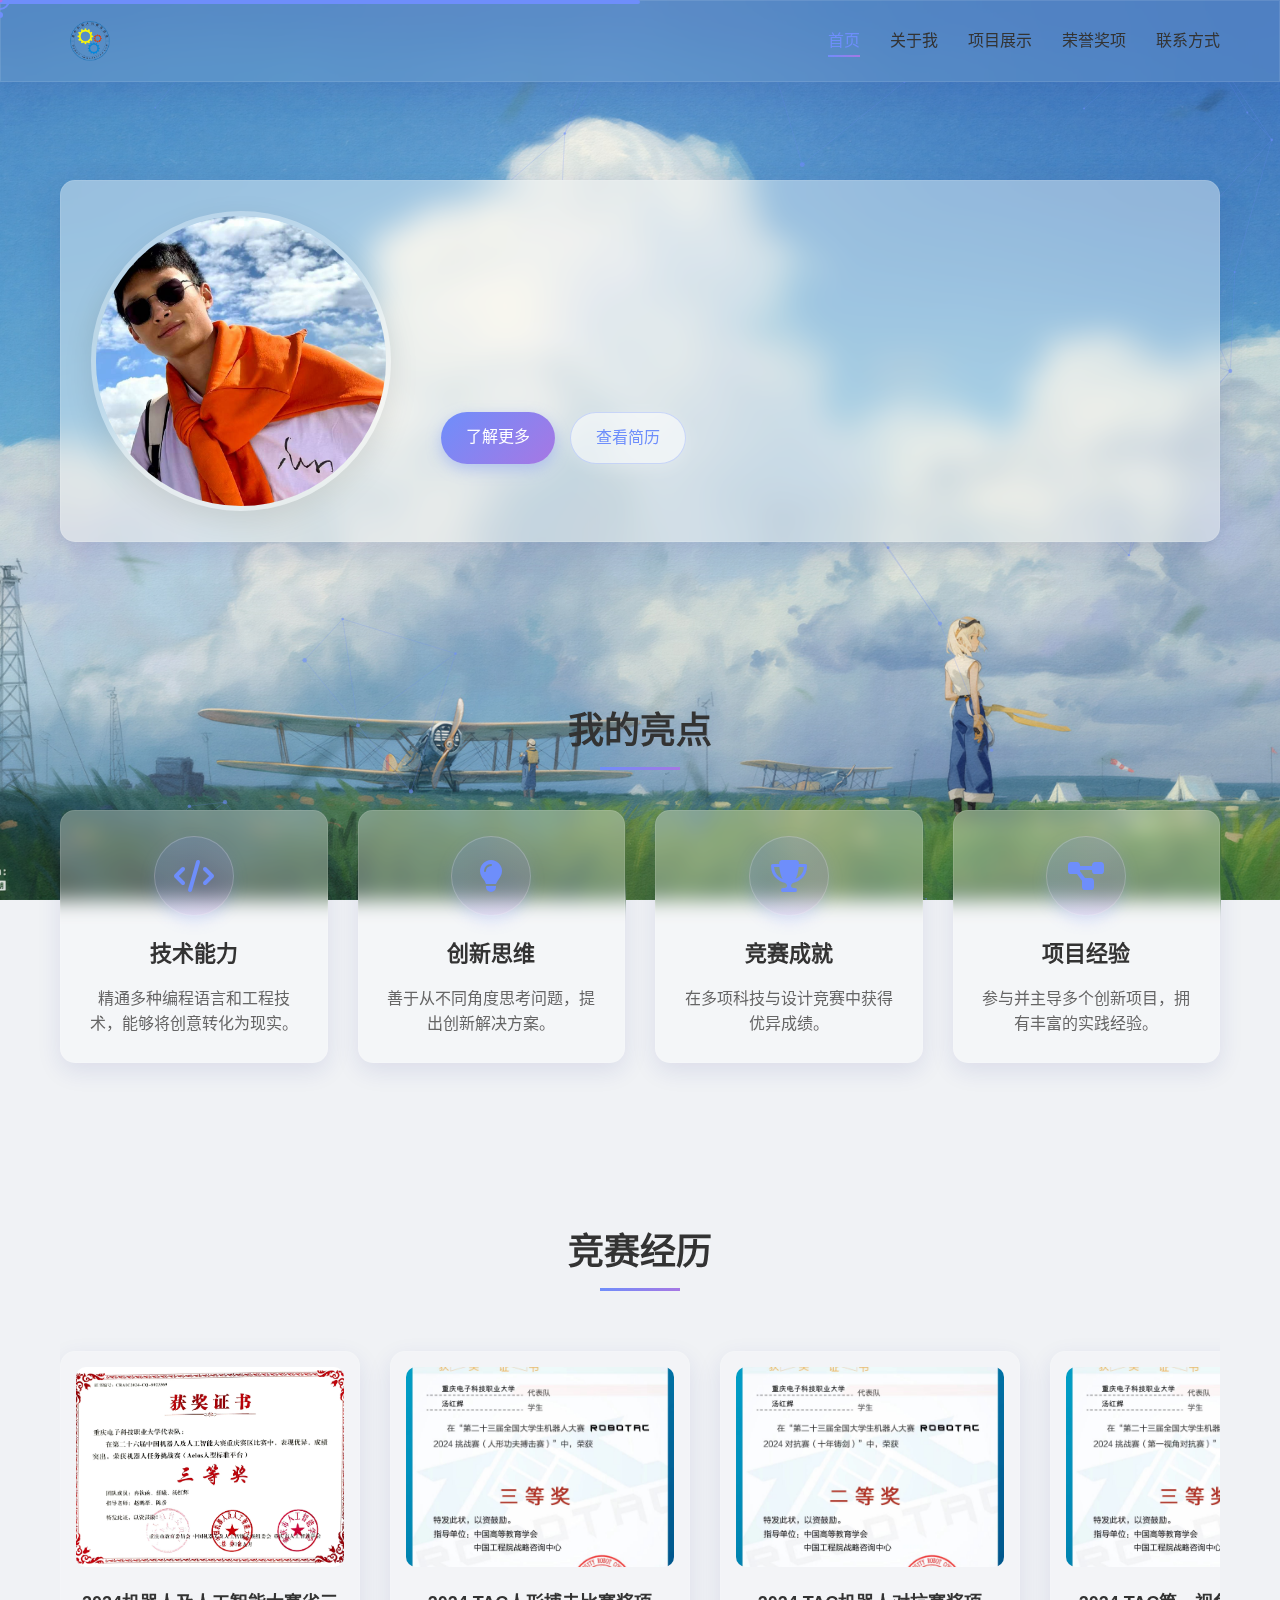
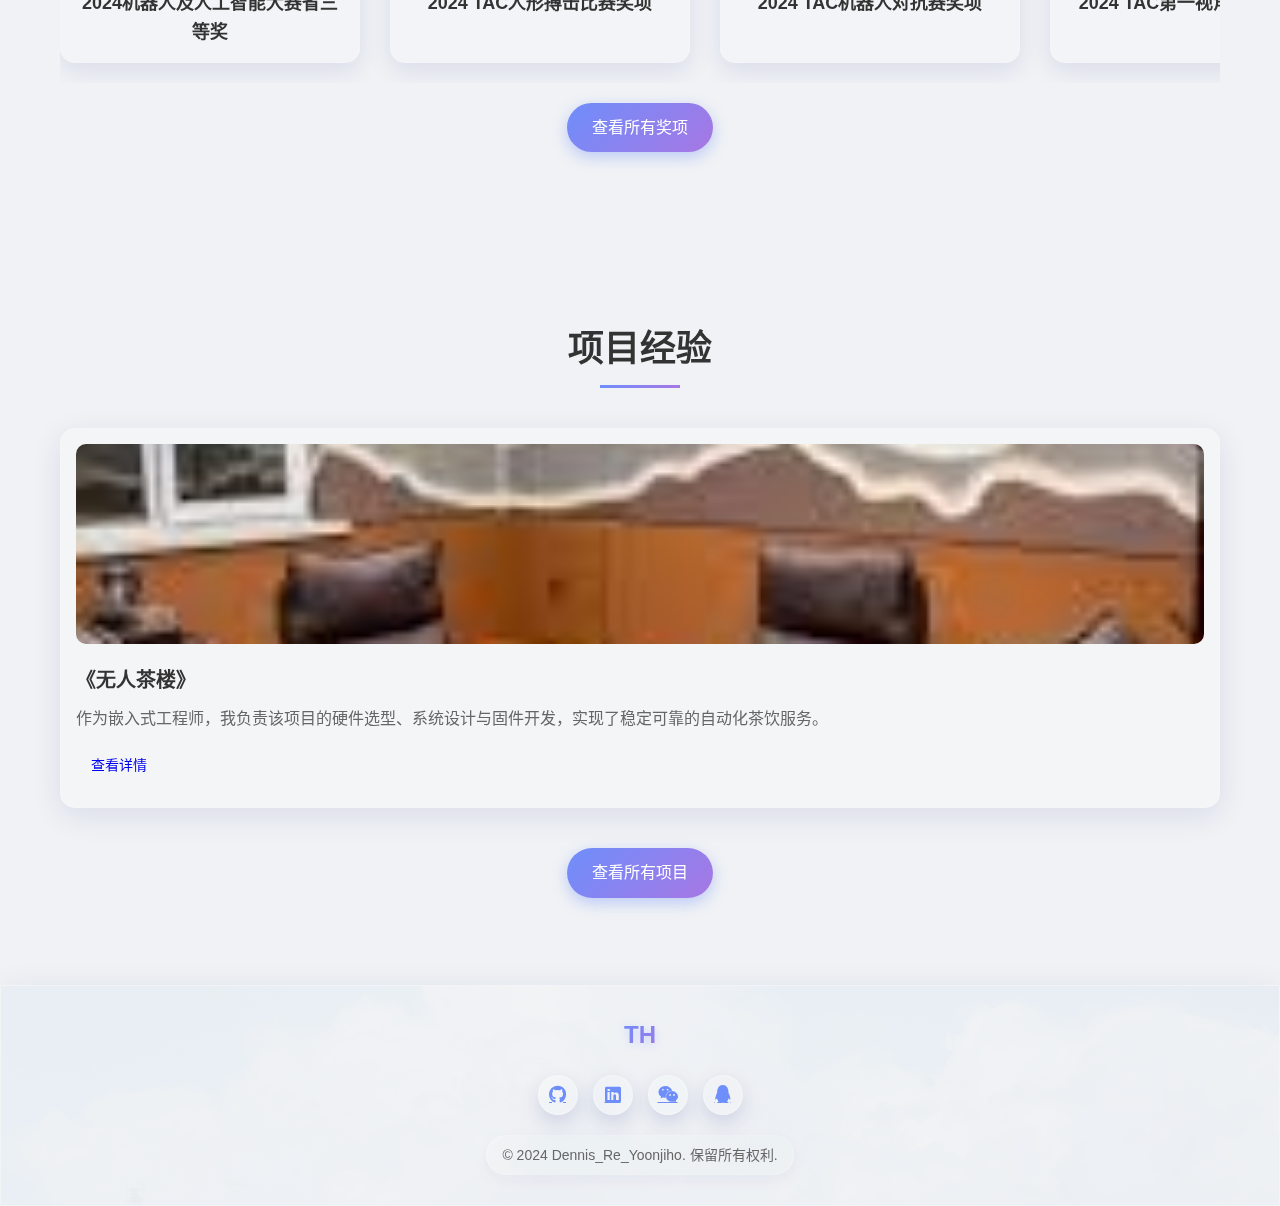
<file: index.html>
<!DOCTYPE html>
<html lang="zh-CN">
<head>
    <meta charset="UTF-8">
    <meta name="viewport" content="width=device-width, initial-scale=1.0">
    <title>Dennis_Re_Yoonjiho_info</title>
    <link rel="stylesheet" href="css/style.css">
    <link rel="stylesheet" href="css/animations.css">
    <link rel="stylesheet" href="https://cdnjs.cloudflare.com/ajax/libs/font-awesome/6.4.0/css/all.min.css">
</head>
<body>
    <div class="noise-bg"></div>
    
    <header class="glass-effect">
        <div class="container">
            <div class="logo">
                <img src="imgs/logo.png" alt="Logo">
            </div>
            <nav>
                <ul>
                    <li><a href="index.html" class="active">首页</a></li>
                    <li><a href="about.html">关于我</a></li>
                    <li><a href="projects.html">项目展示</a></li>
                    <li><a href="awards.html">荣誉奖项</a></li>
                    <li><a href="contact.html">联系方式</a></li>
                </ul>
            </nav>
        </div>
    </header>

    <main>
        <section class="hero">
            <div class="container">
                <div class="hero-content glass-card">
                    <div class="profile-img">
                        <img src="imgs/头像.jpg" alt="Dennis_Re_Yoonjiho头像">
                    </div>
                    <div class="hero-text">
                        <h1 class="animate-text">Dennis_Re_Yoonjiho</h1>
                        <p class="animate-text-delay">一名对技术充满热情的工程师</p>
                        <div class="cta-buttons">
                            <a href="about.html" class="btn primary-btn">了解更多</a>
                            <a href="简历PDF/简历25_Dennis_Re_Yoonjiho.pdf" class="btn secondary-btn" target="_blank">查看简历</a>
                        </div>
                    </div>
                </div>
            </div>
        </section>

        <section class="highlights">
            <div class="container">
                <h2 class="section-title">我的亮点</h2>
                <div class="highlights-grid">
                    <div class="highlight-card glass-card">
                        <div class="icon">
                            <i class="fas fa-code"></i>
                        </div>
                        <h3>技术能力</h3>
                        <p>精通多种编程语言和工程技术，能够将创意转化为现实。</p>
                    </div>
                    <div class="highlight-card glass-card">
                        <div class="icon">
                            <i class="fas fa-lightbulb"></i>
                        </div>
                        <h3>创新思维</h3>
                        <p>善于从不同角度思考问题，提出创新解决方案。</p>
                    </div>
                    <div class="highlight-card glass-card">
                        <div class="icon">
                            <i class="fas fa-trophy"></i>
                        </div>
                        <h3>竞赛成就</h3>
                        <p>在多项科技与设计竞赛中获得优异成绩。</p>
                    </div>
                    <div class="highlight-card glass-card">
                        <div class="icon">
                            <i class="fas fa-project-diagram"></i>
                        </div>
                        <h3>项目经验</h3>
                        <p>参与并主导多个创新项目，拥有丰富的实践经验。</p>
                    </div>
                </div>
            </div>
        </section>

        <section class="awards-preview">
            <div class="container">
                <h2 class="section-title">竞赛经历</h2>
                <div class="awards-slider">
                    <div class="award-slide glass-card">
                        <img src="论文竞赛荣誉img/24机器人及人工智能大赛省三.jpg" alt="2024机器人及人工智能大赛省三等奖">
                        <h3>2024机器人及人工智能大赛省三等奖</h3>
                    </div>
                    <div class="award-slide glass-card">
                        <img src="论文竞赛荣誉img/tac24人形搏击.jpg" alt="TAC24人形搏击比赛奖项">
                        <h3>2024 TAC人形搏击比赛奖项</h3>
                    </div>
                    <div class="award-slide glass-card">
                        <img src="论文竞赛荣誉img/tac24对抗赛.jpg" alt="TAC24对抗赛奖项">
                        <h3>2024 TAC机器人对抗赛奖项</h3>
                    </div>
                    <div class="award-slide glass-card">
                        <img src="论文竞赛荣誉img/tac24第一视角对抗.jpg" alt="TAC24第一视角对抗赛奖项">
                        <h3>2024 TAC第一视角对抗赛奖项</h3>
                    </div>
                    <div class="award-slide glass-card">
                        <img src="论文竞赛荣誉img/tac24速胜挑战赛.jpg" alt="TAC24速胜挑战赛奖项">
                        <h3>2024 TAC速胜挑战赛奖项</h3>
                    </div>
                    <div class="award-slide glass-card">
                        <img src="论文竞赛荣誉img/精密装配2023.jpg" alt="2024精密装配设计奖项">
                        <h3>2024精密装配设计奖项</h3>
                    </div>
                    <div class="award-slide glass-card">
                        <img src="论文竞赛荣誉img/23最佳工业设计奖.png" alt="2023最佳工业设计奖">
                        <h3>2023最佳工业设计奖</h3>
                    </div>
                    <div class="award-slide glass-card">
                        <img src="论文竞赛荣誉img/23机器人科技创新交流营暨大赛.jpg" alt="2023机器人科技创新交流营暨大赛奖项">
                        <h3>2023机器人科技创新交流营暨大赛奖项</h3>
                    </div>
                    <div class="award-slide glass-card">
                        <img src="论文竞赛荣誉img/23机械创新设计大赛慧鱼组竞赛.jpg" alt="2023机械创新设计大赛慧鱼组竞赛奖项">
                        <h3>2023机械创新设计大赛慧鱼组竞赛奖项</h3>
                    </div>
                    <div class="award-slide glass-card">
                        <img src="论文竞赛荣誉img/23重庆市大学生物理创新竞赛.png" alt="2023重庆市大学生物理创新竞赛奖项">
                        <h3>2023重庆市大学生物理创新竞赛奖项</h3>
                    </div>
                    <div class="award-slide glass-card">
                        <img src="论文竞赛荣誉img/tac23对抗赛.png" alt="2023 TAC机器人对抗赛奖项">
                        <h3>2023 TAC机器人对抗赛奖项</h3>
                    </div>
                    <div class="award-slide glass-card">
                        <img src="论文竞赛荣誉img/tac23速胜赛.png" alt="2023 TAC机器人速胜赛奖项">
                        <h3>2023 TAC机器人速胜赛奖项</h3>
                    </div>
                    <div class="award-slide glass-card">
                        <img src="论文竞赛荣誉img/23tac移动设计赛.png" alt="2023 TAC移动机器人设计赛奖项">
                        <h3>2023 TAC移动机器人设计赛奖项</h3>
                    </div>
                </div>
                <div class="center-btn">
                    <a href="awards.html" class="btn primary-btn">查看所有奖项</a>
                </div>
            </div>
        </section>

        <section class="recent-projects">
            <div class="container">
                <h2 class="section-title">项目经验</h2>
                <div class="projects-showcase single-project">
                    <div class="project-card glass-card">
                        <div class="project-img">
                            <img src="imgs/无人茶楼.jpg" alt="无人茶楼项目">
                        </div>
                        <div class="project-info">
                            <h3>《无人茶楼》</h3>
                            <p>作为嵌入式工程师，我负责该项目的硬件选型、系统设计与固件开发，实现了稳定可靠的自动化茶饮服务。</p>
                            <a href="projects.html#project-unmanned-teahouse" class="btn small-btn">查看详情</a>
                        </div>
                    </div>
                </div>
                <div class="center-btn">
                    <a href="projects.html" class="btn primary-btn">查看所有项目</a>
                </div>
            </div>
        </section>
    </main>

    <footer class="glass-effect">
        <div class="container">
            <div class="footer-content">
                <div class="footer-logo">TH</div>
                <div class="social-links">
                    <a href="#" class="social-icon"><i class="fab fa-github"></i></a>
                    <a href="#" class="social-icon"><i class="fab fa-linkedin"></i></a>
                    <a href="#" class="social-icon"><i class="fab fa-weixin"></i></a>
                    <a href="#" class="social-icon"><i class="fab fa-qq"></i></a>
                </div>
                <p class="copyright">© 2024 Dennis_Re_Yoonjiho. 保留所有权利.</p>
            </div>
        </div>
    </footer>

    <script src="js/animations.js"></script>
    <script src="js/main.js"></script>
</body>
</html>
</file>
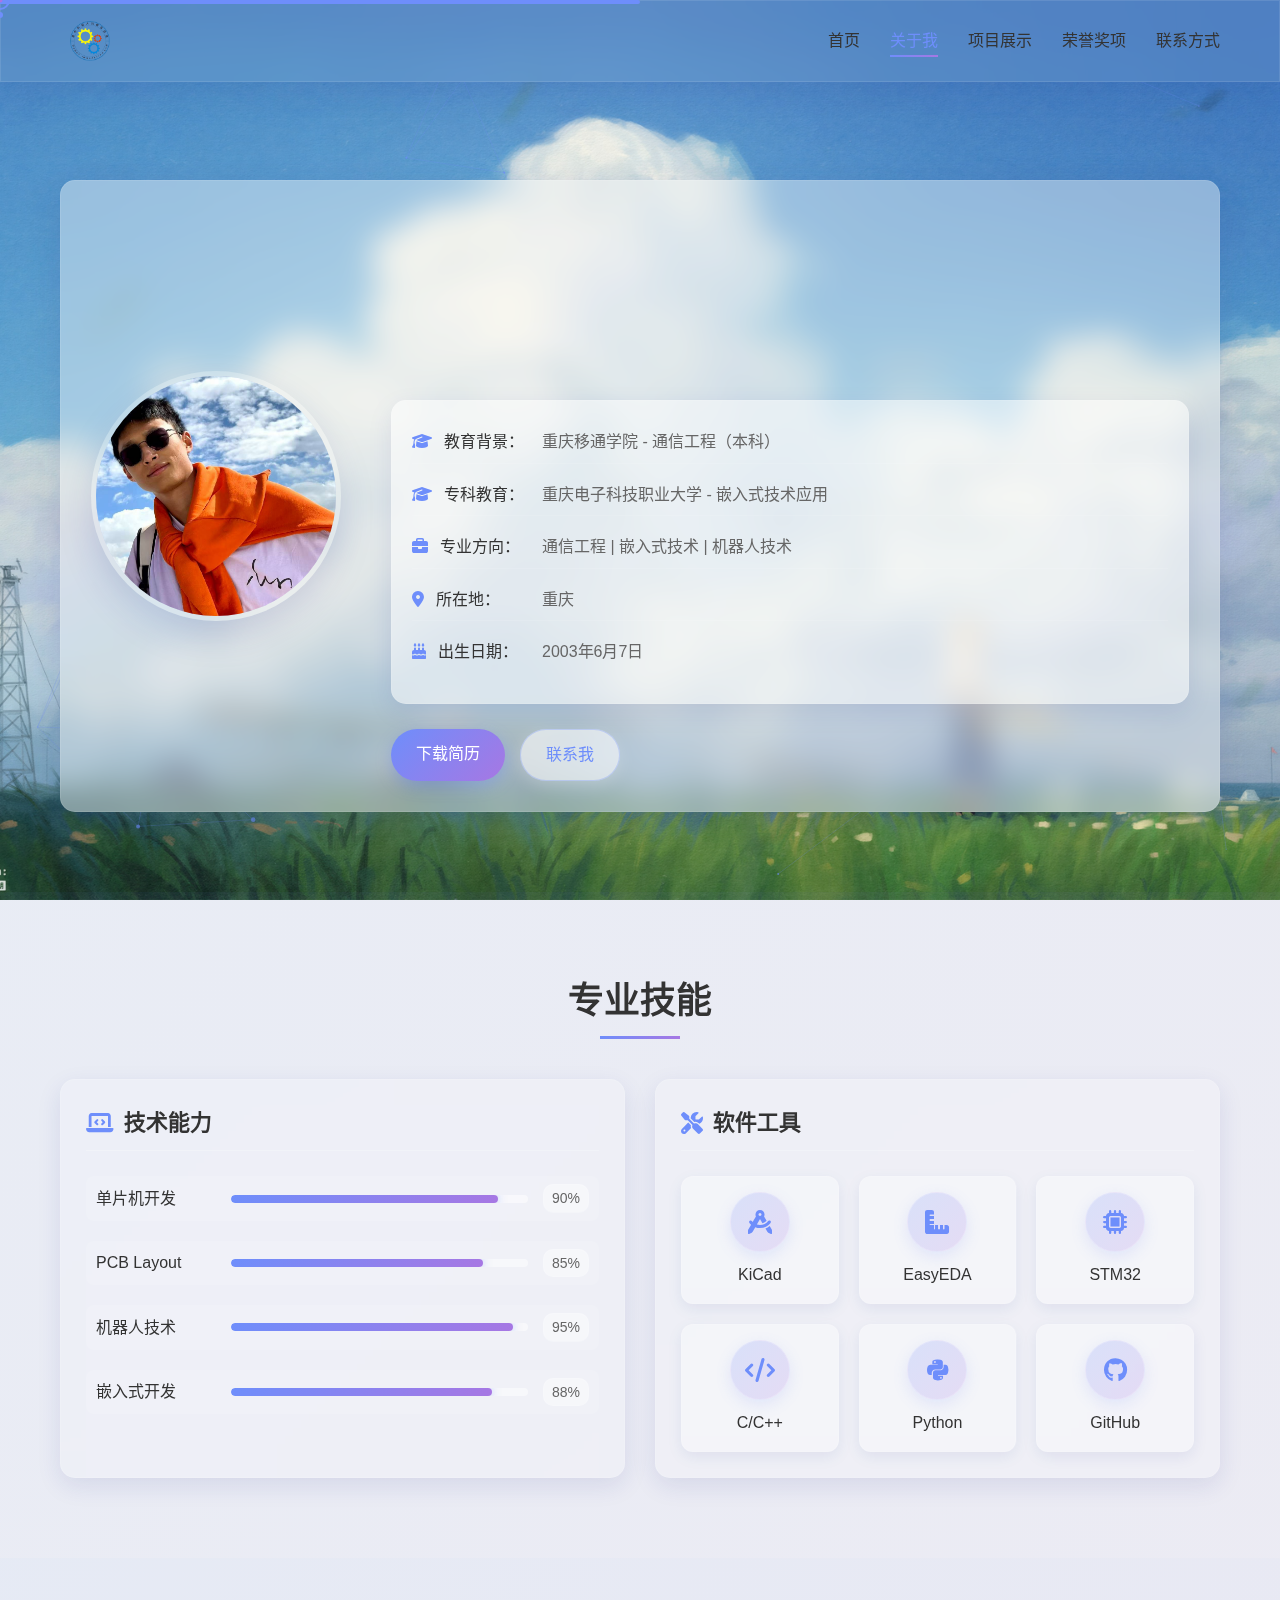
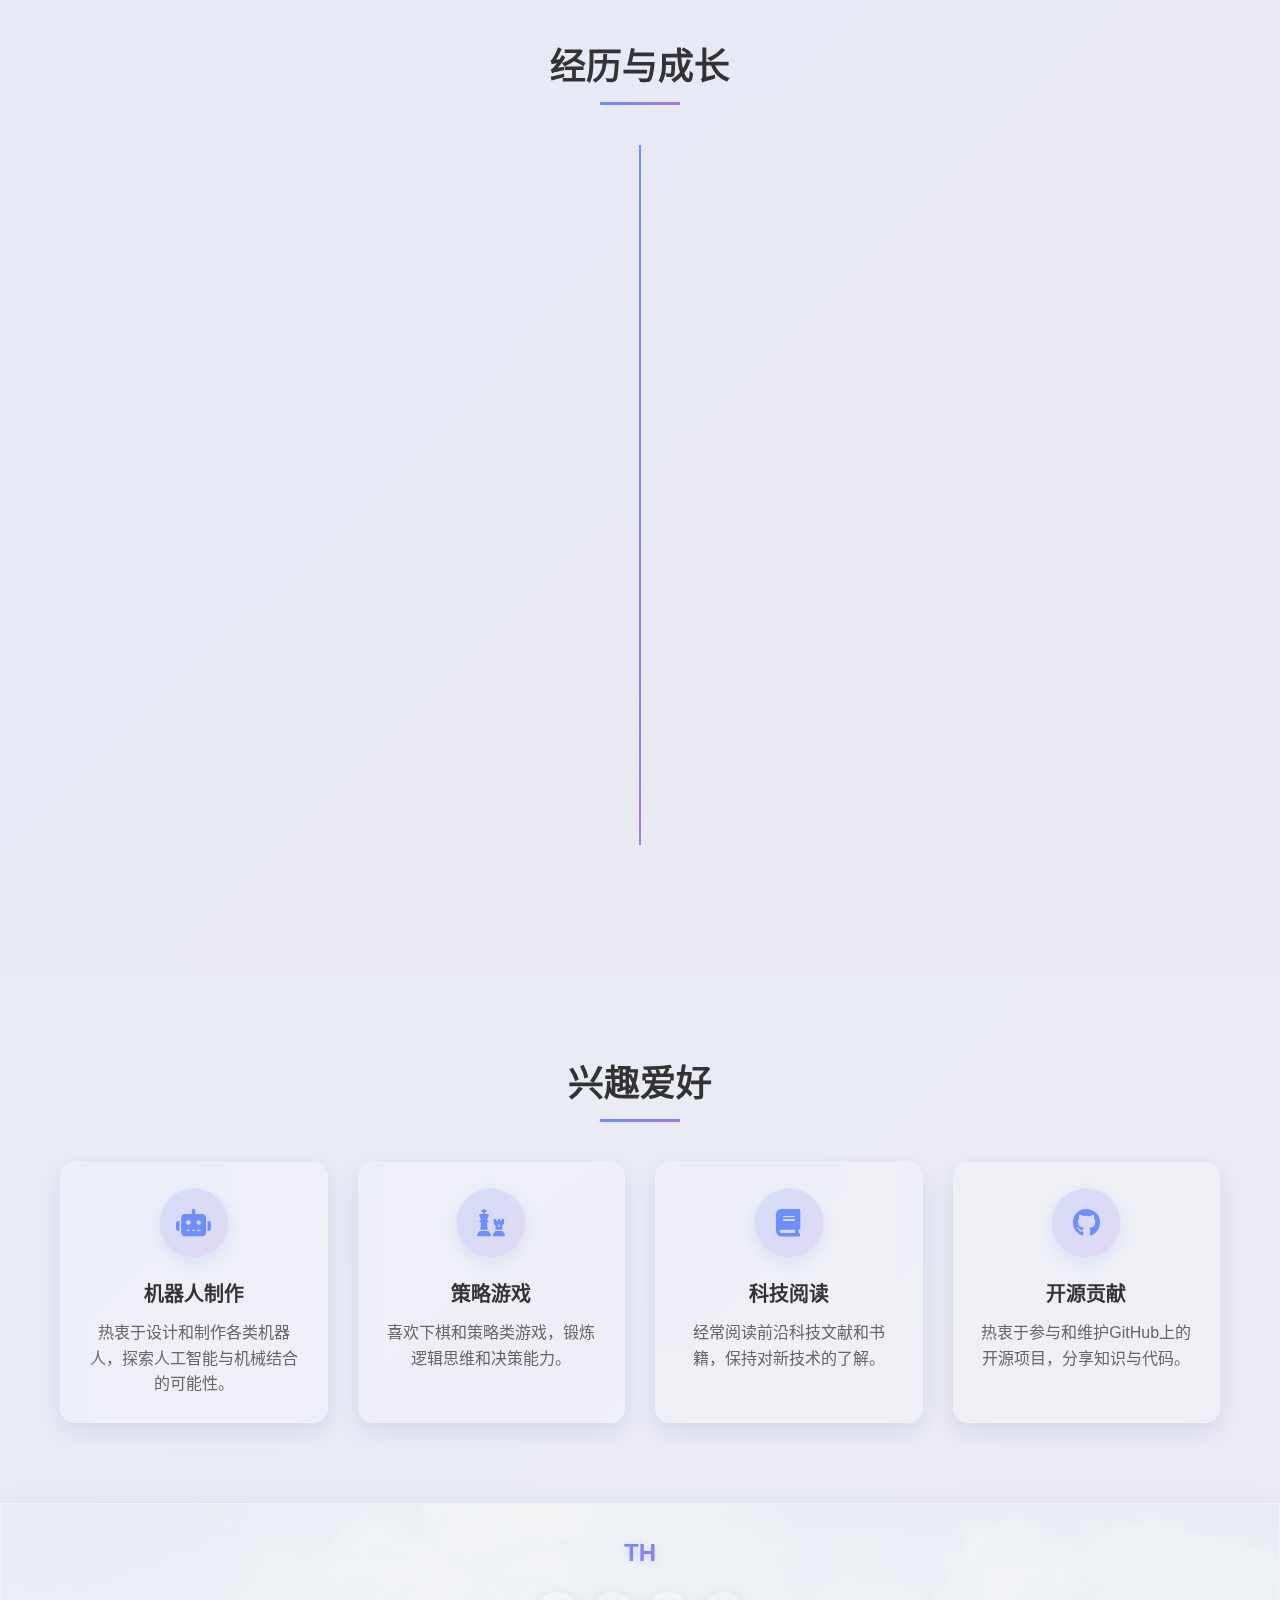
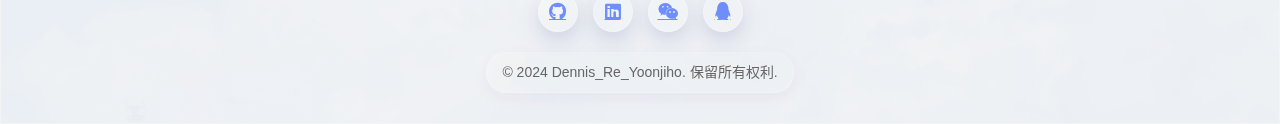
<file: about.html>
<!DOCTYPE html>
<html lang="zh-CN">
<head>
    <meta charset="UTF-8">
    <meta name="viewport" content="width=device-width, initial-scale=1.0">
    <title>关于我 - Dennis_Re_Yoonjiho个人网站</title>
    <link rel="stylesheet" href="css/style.css">
    <link rel="stylesheet" href="css/animations.css">
    <link rel="stylesheet" href="https://cdnjs.cloudflare.com/ajax/libs/font-awesome/6.4.0/css/all.min.css">
</head>
<body>
    <div class="noise-bg"></div>
    
    <header class="glass-effect">
        <div class="container">
            <div class="logo">
                <img src="imgs/logo.png" alt="Logo">
            </div>
            <nav>
                <ul>
                    <li><a href="index.html">首页</a></li>
                    <li><a href="about.html" class="active">关于我</a></li>
                    <li><a href="projects.html">项目展示</a></li>
                    <li><a href="awards.html">荣誉奖项</a></li>
                    <li><a href="contact.html">联系方式</a></li>
                </ul>
            </nav>
        </div>
    </header>

    <main>
        <section class="about-hero">
            <div class="container">
                <div class="about-content glass-card">
                    <div class="about-img">
                        <img src="imgs/头像.jpg" alt="Dennis_Re_Yoonjiho头像">
                    </div>
                    <div class="about-text">
                        <h1 class="animate-text">关于我</h1>
                        <p class="bio animate-text-delay">
                            我是Dennis_Re_Yoonjiho，一名充满激情的创新者和工程师。我热衷于将创意转化为现实，解决实际问题。
                            我的专业领域涵盖机器人技术、人工智能、嵌入式技术等多个方向，并在这些领域取得了一定的成就。
                            曾在重庆电子科技职业大学机器人创新实验室中担任第九届参赛队长，并在多个学科竞赛中取得不错成绩。
                        </p>
                        <div class="personal-info">
                            <div class="info-item">
                                <span class="info-label"><i class="fas fa-graduation-cap"></i> 教育背景：</span>
                                <span class="info-value">重庆移通学院 - 通信工程（本科）</span>
                            </div>
                            <div class="info-item">
                                <span class="info-label"><i class="fas fa-graduation-cap"></i> 专科教育：</span>
                                <span class="info-value">重庆电子科技职业大学 - 嵌入式技术应用</span>
                            </div>
                            <div class="info-item">
                                <span class="info-label"><i class="fas fa-briefcase"></i> 专业方向：</span>
                                <span class="info-value">通信工程 | 嵌入式技术 | 机器人技术</span>
                            </div>
                            <div class="info-item">
                                <span class="info-label"><i class="fas fa-map-marker-alt"></i> 所在地：</span>
                                <span class="info-value">重庆</span>
                            </div>
                            <div class="info-item">
                                <span class="info-label"><i class="fas fa-birthday-cake"></i> 出生日期：</span>
                                <span class="info-value">2003年6月7日</span>
                            </div>
                        </div>
                        <div class="cta-buttons">
                            <a href="简历PDF/简历25_Dennis_Re_Yoonjiho.pdf" class="btn primary-btn" target="_blank">下载简历</a>
                            <a href="contact.html" class="btn secondary-btn">联系我</a>
                        </div>
                    </div>
                </div>
            </div>
        </section>

        <section class="skills">
            <div class="container">
                <h2 class="section-title">专业技能</h2>
                <div class="skills-container">
                    <div class="skills-category glass-card">
                        <h3><i class="fas fa-laptop-code"></i> 技术能力</h3>
                        <div class="skill-bars">
                            <div class="skill-item">
                                <div class="skill-name">单片机开发</div>
                                <div class="skill-bar">
                                    <div class="skill-level" style="width: 90%;"></div>
                                </div>
                                <div class="skill-percent">90%</div>
                            </div>
                            <div class="skill-item">
                                <div class="skill-name">PCB Layout</div>
                                <div class="skill-bar">
                                    <div class="skill-level" style="width: 85%;"></div>
                                </div>
                                <div class="skill-percent">85%</div>
                            </div>
                            <div class="skill-item">
                                <div class="skill-name">机器人技术</div>
                                <div class="skill-bar">
                                    <div class="skill-level" style="width: 95%;"></div>
                                </div>
                                <div class="skill-percent">95%</div>
                            </div>
                            <div class="skill-item">
                                <div class="skill-name">嵌入式开发</div>
                                <div class="skill-bar">
                                    <div class="skill-level" style="width: 88%;"></div>
                                </div>
                                <div class="skill-percent">88%</div>
                            </div>
                        </div>
                    </div>
                    
                    <div class="skills-category glass-card">
                        <h3><i class="fas fa-tools"></i> 软件工具</h3>
                        <div class="tools-grid">
                            <div class="tool-item">
                                <div class="tool-icon"><i class="fas fa-drafting-compass"></i></div>
                                <div class="tool-name">KiCad</div>
                            </div>
                            <div class="tool-item">
                                <div class="tool-icon"><i class="fas fa-ruler-combined"></i></div>
                                <div class="tool-name">EasyEDA</div>
                            </div>
                            <div class="tool-item">
                                <div class="tool-icon"><i class="fas fa-microchip"></i></div>
                                <div class="tool-name">STM32</div>
                            </div>
                            <div class="tool-item">
                                <div class="tool-icon"><i class="fas fa-code"></i></div>
                                <div class="tool-name">C/C++</div>
                            </div>
                            <div class="tool-item">
                                <div class="tool-icon"><i class="fab fa-python"></i></div>
                                <div class="tool-name">Python</div>
                            </div>
                            <div class="tool-item">
                                <div class="tool-icon"><i class="fab fa-github"></i></div>
                                <div class="tool-name">GitHub</div>
                            </div>
                        </div>
                    </div>
                </div>
            </div>
        </section>

        <section class="experience">
            <div class="container">
                <h2 class="section-title">经历与成长</h2>
                <div class="timeline">
                    <div class="timeline-item glass-card">
                        <div class="timeline-dot"></div>
                        <div class="timeline-date">2024 - 2025</div>
                        <div class="timeline-content">
                            <h3>机械工程创新大赛</h3>
                            <p>参加精密装配大赛，获得初赛全国一等奖，总决赛全国二等奖。</p>
                        </div>
                    </div>
                    <div class="timeline-item glass-card">
                        <div class="timeline-dot"></div>
                        <div class="timeline-date">2023 - 2024</div>
                        <div class="timeline-content">
                            <h3>多项竞赛丰收年</h3>
                            <p>参加 RoboTAC 23 & 24 获多项全国奖项；机械创新大赛慧鱼赛道获全国二等奖；机械工程创新大赛精密装配赛项获初赛全国一等奖、总决赛全国二等奖。</p>
                        </div>
                    </div>
                    <div class="timeline-item glass-card">
                        <div class="timeline-dot"></div>
                        <div class="timeline-date">2022 - 2023</div>
                        <div class="timeline-content">
                            <h3>RoboTAC 22 崭露头角</h3>
                            <p>参加 RoboTAC 22 全国机器人大赛线上交流赛，获得全国二等奖一项。</p>
                        </div>
                    </div>
                </div>
            </div>
        </section>

        <section class="interests">
            <div class="container">
                <h2 class="section-title">兴趣爱好</h2>
                <div class="interests-grid">
                    <div class="interest-card glass-card">
                        <div class="interest-icon"><i class="fas fa-robot"></i></div>
                        <h3>机器人制作</h3>
                        <p>热衷于设计和制作各类机器人，探索人工智能与机械结合的可能性。</p>
                    </div>
                    <div class="interest-card glass-card">
                        <div class="interest-icon"><i class="fas fa-chess"></i></div>
                        <h3>策略游戏</h3>
                        <p>喜欢下棋和策略类游戏，锻炼逻辑思维和决策能力。</p>
                    </div>
                    <div class="interest-card glass-card">
                        <div class="interest-icon"><i class="fas fa-book"></i></div>
                        <h3>科技阅读</h3>
                        <p>经常阅读前沿科技文献和书籍，保持对新技术的了解。</p>
                    </div>
                    <div class="interest-card glass-card">
                        <div class="interest-icon"><i class="fab fa-github"></i></div>
                        <h3>开源贡献</h3>
                        <p>热衷于参与和维护GitHub上的开源项目，分享知识与代码。</p>
                    </div>
                </div>
            </div>
        </section>
    </main>

    <footer class="glass-effect">
        <div class="container">
            <div class="footer-content">
                <div class="footer-logo">TH</div>
                <div class="social-links">
                    <a href="#" class="social-icon"><i class="fab fa-github"></i></a>
                    <a href="#" class="social-icon"><i class="fab fa-linkedin"></i></a>
                    <a href="#" class="social-icon"><i class="fab fa-weixin"></i></a>
                    <a href="#" class="social-icon"><i class="fab fa-qq"></i></a>
                </div>
                <p class="copyright">© 2024 Dennis_Re_Yoonjiho. 保留所有权利.</p>
            </div>
        </div>
    </footer>

    <script src="js/animations.js"></script>
    <script src="js/main.js"></script>
</body>
</html>
</file>
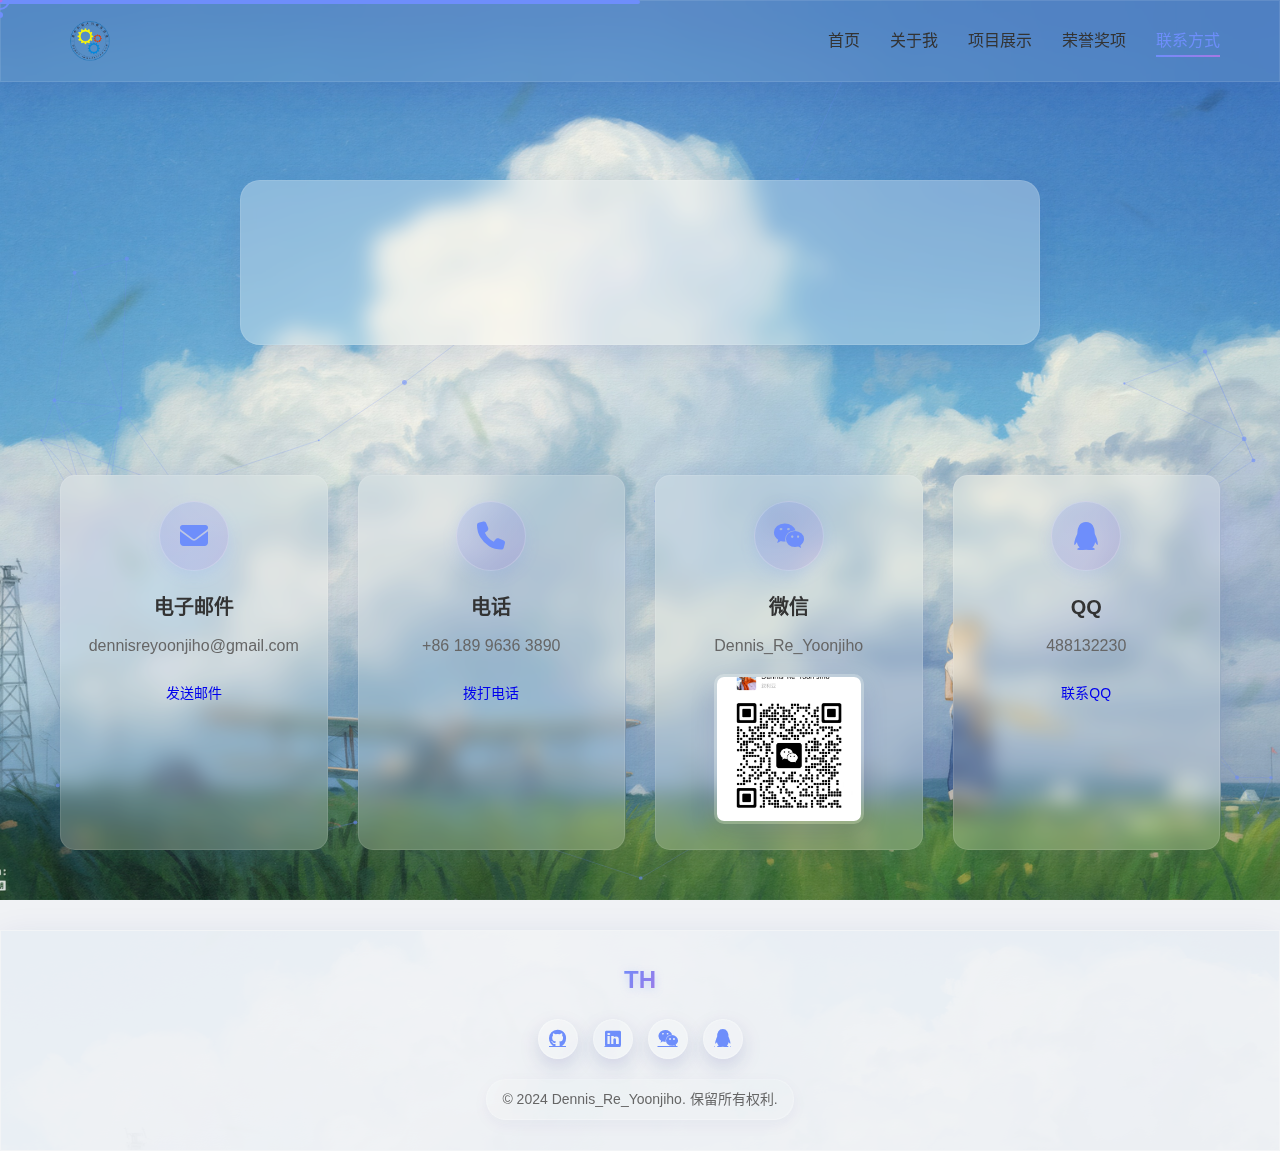
<file: contact.html>
<!DOCTYPE html>
<html lang="zh-CN">
<head>
    <meta charset="UTF-8">
    <meta name="viewport" content="width=device-width, initial-scale=1.0">
    <title>联系方式 - Dennis_Re_Yoonjiho个人网站</title>
    <link rel="stylesheet" href="css/style.css">
    <link rel="stylesheet" href="css/animations.css">
    <link rel="stylesheet" href="https://cdnjs.cloudflare.com/ajax/libs/font-awesome/6.4.0/css/all.min.css">
</head>
<body>
    <div class="noise-bg"></div>
    
    <header class="glass-effect">
        <div class="container">
            <div class="logo">
                <img src="imgs/logo.png" alt="Logo">
            </div>
            <nav>
                <ul>
                    <li><a href="index.html">首页</a></li>
                    <li><a href="about.html">关于我</a></li>
                    <li><a href="projects.html">项目展示</a></li>
                    <li><a href="awards.html">荣誉奖项</a></li>
                    <li><a href="contact.html" class="active">联系方式</a></li>
                </ul>
            </nav>
        </div>
    </header>

    <main>
        <section class="contact-hero">
            <div class="container">
                <div class="contact-hero-content glass-card">
                    <h1 class="animate-text">联系我</h1>
                    <p class="animate-text-delay">如果您对我的项目或技能感兴趣，或者有合作意向，欢迎通过以下方式与我联系。</p>
                </div>
            </div>
        </section>

        <section class="contact-info">
            <div class="container">
                <div class="contact-grid">
                    <div class="contact-card glass-card">
                        <div class="contact-icon">
                            <i class="fas fa-envelope"></i>
                        </div>
                        <h3>电子邮件</h3>
                        <p>dennisreyoonjiho@gmail.com</p>
                        <a href="mailto:dennisreyoonjiho@gmail.com" class="btn small-btn">发送邮件</a>
                    </div>
                    <div class="contact-card glass-card">
                        <div class="contact-icon">
                            <i class="fas fa-phone"></i>
                        </div>
                        <h3>电话</h3>
                        <p>+86 189 9636 3890</p>
                        <a href="tel:+8618996363890" class="btn small-btn">拨打电话</a>
                    </div>
                    <div class="contact-card glass-card">
                        <div class="contact-icon">
                            <i class="fab fa-weixin"></i>
                        </div>
                        <h3>微信</h3>
                        <p>Dennis_Re_Yoonjiho</p>
                        <div class="qr-code">
                            <img src="imgs/微信二维码.jpg" alt="微信二维码">
                        </div>
                    </div>
                    <div class="contact-card glass-card">
                        <div class="contact-icon">
                            <i class="fab fa-qq"></i>
                        </div>
                        <h3>QQ</h3>
                        <p>488132230</p>
                        <a href="tencent://message/?uin=488132230" class="btn small-btn">联系QQ</a>
                    </div>
                </div>
            </div>
        </section>

    </main>

    <footer class="glass-effect">
        <div class="container">
            <div class="footer-content">
                <div class="footer-logo">TH</div>
                <div class="social-links">
                    <a href="#" class="social-icon"><i class="fab fa-github"></i></a>
                    <a href="#" class="social-icon"><i class="fab fa-linkedin"></i></a>
                    <a href="#" class="social-icon"><i class="fab fa-weixin"></i></a>
                    <a href="#" class="social-icon"><i class="fab fa-qq"></i></a>
                </div>
                <p class="copyright">© 2024 Dennis_Re_Yoonjiho. 保留所有权利.</p>
            </div>
        </div>
    </footer>

    <script src="js/animations.js"></script>
    <script src="js/main.js"></script>
    <script src="js/contact.js"></script>
</body>
</html>
</file>
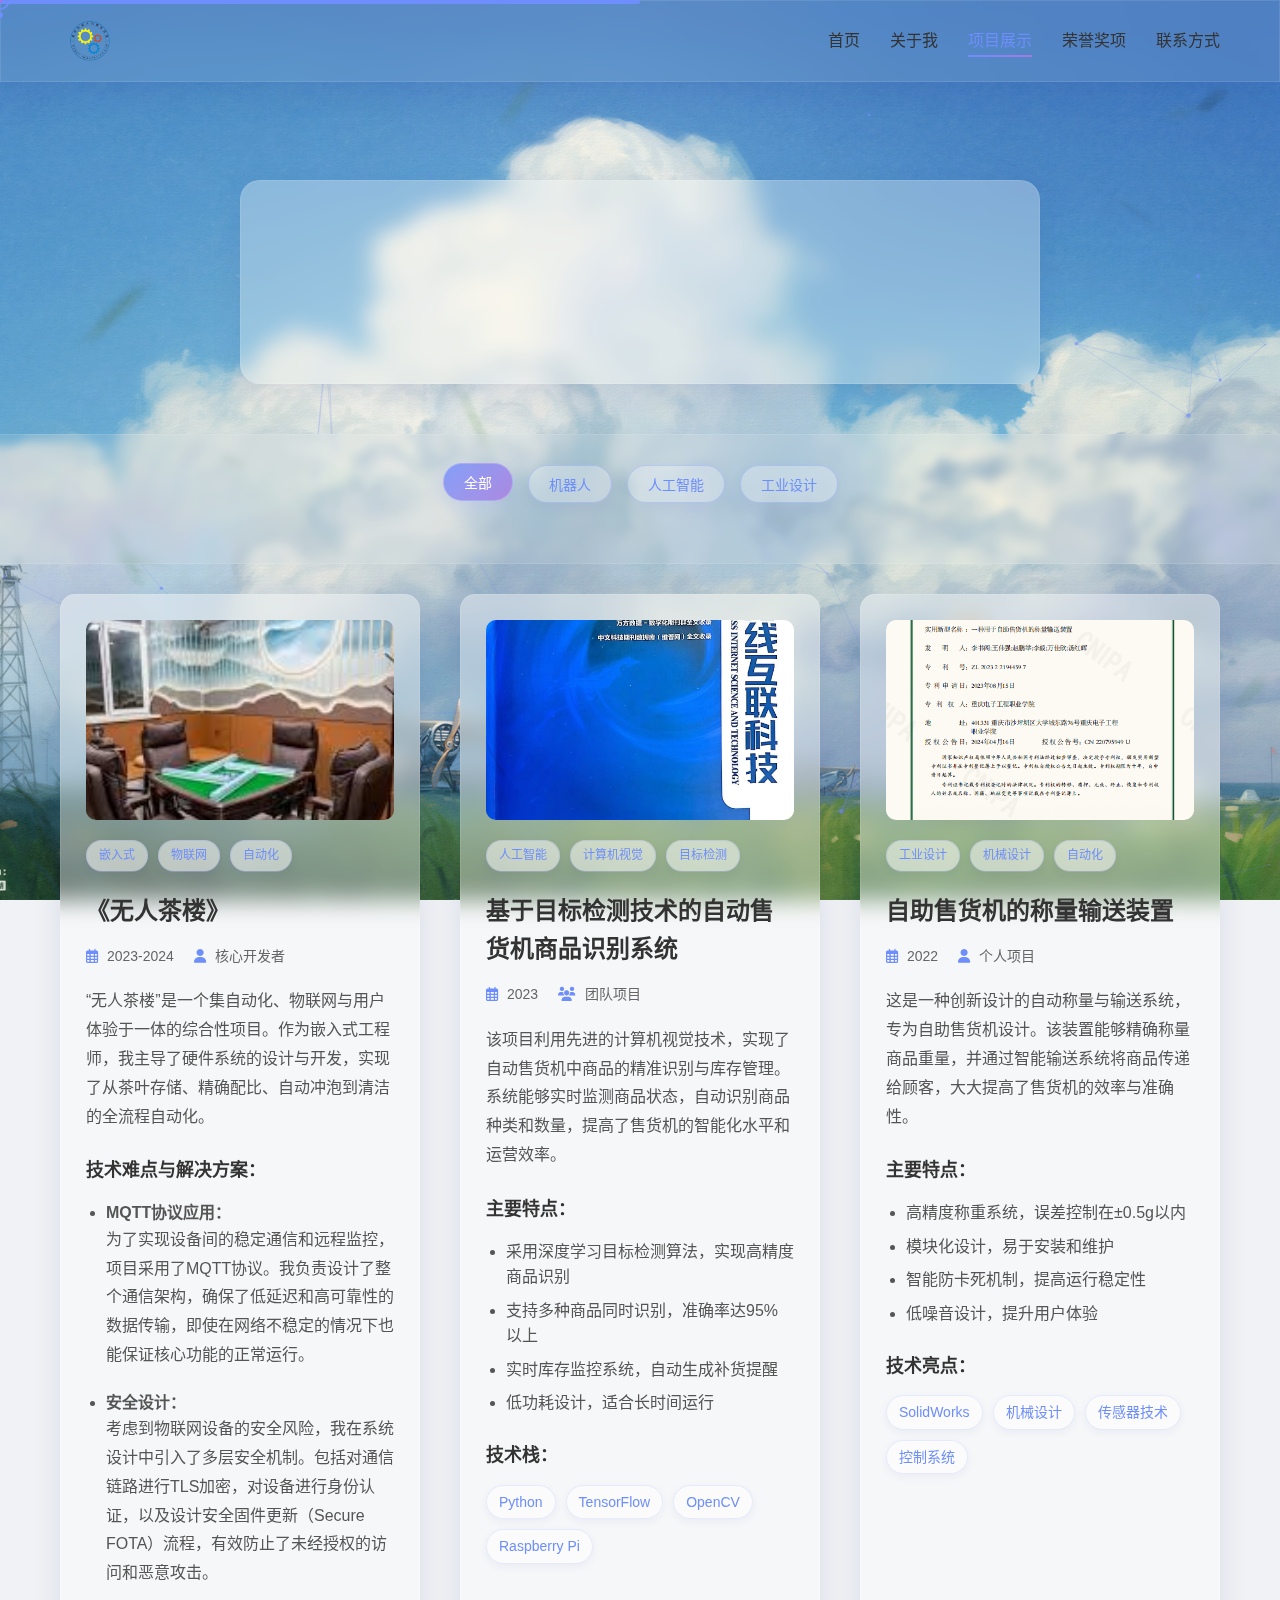
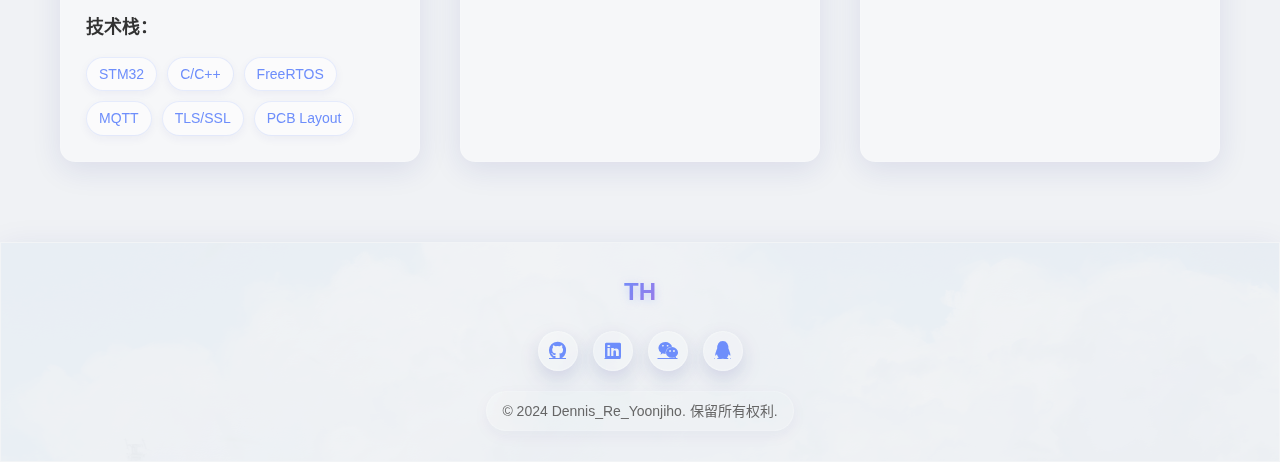
<file: projects.html>
<!DOCTYPE html>
<html lang="zh-CN">
<head>
    <meta charset="UTF-8">
    <meta name="viewport" content="width=device-width, initial-scale=1.0">
    <title>项目展示 - Dennis_Re_Yoonjiho个人网站</title>
    <link rel="stylesheet" href="css/style.css">
    <link rel="stylesheet" href="css/animations.css">
    <link rel="stylesheet" href="https://cdnjs.cloudflare.com/ajax/libs/font-awesome/6.4.0/css/all.min.css">
</head>
<body>
    <div class="noise-bg"></div>
    
    <header class="glass-effect">
        <div class="container">
            <div class="logo">
                <img src="imgs/logo.png" alt="Logo">
            </div>
            <nav>
                <ul>
                    <li><a href="index.html">首页</a></li>
                    <li><a href="about.html">关于我</a></li>
                    <li><a href="projects.html" class="active">项目展示</a></li>
                    <li><a href="awards.html">荣誉奖项</a></li>
                    <li><a href="contact.html">联系方式</a></li>
                </ul>
            </nav>
        </div>
    </header>

    <main>
        <section class="projects-hero">
            <div class="container">
                <div class="projects-hero-content glass-card">
                    <h1 class="animate-text">项目展示</h1>
                    <p class="animate-text-delay">这里展示了我参与和主导的一些创新项目，涵盖机器人技术、人工智能、工业设计等多个领域。</p>
                </div>
            </div>
        </section>

        <section class="projects-filter">
            <div class="container">
                <div class="filter-buttons">
                    <button class="filter-btn active" data-filter="all">全部</button>
                    <button class="filter-btn" data-filter="robot">机器人</button>
                    <button class="filter-btn" data-filter="ai">人工智能</button>
                    <button class="filter-btn" data-filter="design">工业设计</button>
                </div>
            </div>
        </section>

        <section class="projects-grid">
            <div class="container">
                <div class="projects-container">
                    <!-- 无人茶楼项目 -->
                    <div class="project-item glass-card" data-category="robot ai" id="project-unmanned-teahouse">
                        <div class="project-header">
                            <div class="project-img">
                                <img src="imgs/无人茶楼.jpg" alt="无人茶楼项目">
                            </div>
                            <div class="project-tags">
                                <span class="tag">嵌入式</span>
                                <span class="tag">物联网</span>
                                <span class="tag">自动化</span>
                            </div>
                        </div>
                        <div class="project-body">
                            <h2>《无人茶楼》</h2>
                            <div class="project-meta">
                                <span><i class="far fa-calendar-alt"></i> 2023-2024</span>
                                <span><i class="fas fa-user"></i> 核心开发者</span>
                            </div>
                            <div class="project-description">
                                <p>“无人茶楼”是一个集自动化、物联网与用户体验于一体的综合性项目。作为嵌入式工程师，我主导了硬件系统的设计与开发，实现了从茶叶存储、精确配比、自动冲泡到清洁的全流程自动化。</p>
                                <h3>技术难点与解决方案：</h3>
                                <ul>
                                    <li>
                                        <strong>MQTT协议应用：</strong>
                                        <p>为了实现设备间的稳定通信和远程监控，项目采用了MQTT协议。我负责设计了整个通信架构，确保了低延迟和高可靠性的数据传输，即使在网络不稳定的情况下也能保证核心功能的正常运行。</p>
                                    </li>
                                    <li>
                                        <strong>安全设计：</strong>
                                        <p>考虑到物联网设备的安全风险，我在系统设计中引入了多层安全机制。包括对通信链路进行TLS加密，对设备进行身份认证，以及设计安全固件更新（Secure FOTA）流程，有效防止了未经授权的访问和恶意攻击。</p>
                                    </li>
                                </ul>
                                <h3>技术栈：</h3>
                                <div class="tech-stack">
                                    <span class="tech-item">STM32</span>
                                    <span class="tech-item">C/C++</span>
                                    <span class="tech-item">FreeRTOS</span>
                                    <span class="tech-item">MQTT</span>
                                    <span class="tech-item">TLS/SSL</span>
                                    <span class="tech-item">PCB Layout</span>
                                </div>
                            </div>
                        </div>
                    </div>

                    <!-- 项目1 -->
                    <div class="project-item glass-card" data-category="ai" id="project1">
                        <div class="project-header">
                            <div class="project-img">
                                <img src="论文竞赛荣誉img/基于目标检测技术的自动售货机商品识别系统设计.jpg" alt="自动售货机商品识别系统">
                            </div>
                            <div class="project-tags">
                                <span class="tag">人工智能</span>
                                <span class="tag">计算机视觉</span>
                                <span class="tag">目标检测</span>
                            </div>
                        </div>
                        <div class="project-body">
                            <h2>基于目标检测技术的自动售货机商品识别系统</h2>
                            <div class="project-meta">
                                <span><i class="far fa-calendar-alt"></i> 2023</span>
                                <span><i class="fas fa-users"></i> 团队项目</span>
                            </div>
                            <div class="project-description">
                                <p>该项目利用先进的计算机视觉技术，实现了自动售货机中商品的精准识别与库存管理。系统能够实时监测商品状态，自动识别商品种类和数量，提高了售货机的智能化水平和运营效率。</p>
                                <h3>主要特点：</h3>
                                <ul>
                                    <li>采用深度学习目标检测算法，实现高精度商品识别</li>
                                    <li>支持多种商品同时识别，准确率达95%以上</li>
                                    <li>实时库存监控系统，自动生成补货提醒</li>
                                    <li>低功耗设计，适合长时间运行</li>
                                </ul>
                                <h3>技术栈：</h3>
                                <div class="tech-stack">
                                    <span class="tech-item">Python</span>
                                    <span class="tech-item">TensorFlow</span>
                                    <span class="tech-item">OpenCV</span>
                                    <span class="tech-item">Raspberry Pi</span>
                                </div>
                            </div>
                        </div>
                    </div>

                    <!-- 项目2 -->
                    <div class="project-item glass-card" data-category="design" id="project2">
                        <div class="project-header">
                            <div class="project-img">
                                <img src="论文竞赛荣誉img/自助售货机的称量输送装置.png" alt="自助售货机的称量输送装置">
                            </div>
                            <div class="project-tags">
                                <span class="tag">工业设计</span>
                                <span class="tag">机械设计</span>
                                <span class="tag">自动化</span>
                            </div>
                        </div>
                        <div class="project-body">
                            <h2>自助售货机的称量输送装置</h2>
                            <div class="project-meta">
                                <span><i class="far fa-calendar-alt"></i> 2022</span>
                                <span><i class="fas fa-user"></i> 个人项目</span>
                            </div>
                            <div class="project-description">
                                <p>这是一种创新设计的自动称量与输送系统，专为自助售货机设计。该装置能够精确称量商品重量，并通过智能输送系统将商品传递给顾客，大大提高了售货机的效率与准确性。</p>
                                <h3>主要特点：</h3>
                                <ul>
                                    <li>高精度称重系统，误差控制在±0.5g以内</li>
                                    <li>模块化设计，易于安装和维护</li>
                                    <li>智能防卡死机制，提高运行稳定性</li>
                                    <li>低噪音设计，提升用户体验</li>
                                </ul>
                                <h3>技术亮点：</h3>
                                <div class="tech-stack">
                                    <span class="tech-item">SolidWorks</span>
                                    <span class="tech-item">机械设计</span>
                                    <span class="tech-item">传感器技术</span>
                                    <span class="tech-item">控制系统</span>
                                </div>
                            </div>
                        </div>
                    </div>

                </div>
            </div>
        </section>
    </main>

    <footer class="glass-effect">
        <div class="container">
            <div class="footer-content">
                <div class="footer-logo">TH</div>
                <div class="social-links">
                    <a href="#" class="social-icon"><i class="fab fa-github"></i></a>
                    <a href="#" class="social-icon"><i class="fab fa-linkedin"></i></a>
                    <a href="#" class="social-icon"><i class="fab fa-weixin"></i></a>
                    <a href="#" class="social-icon"><i class="fab fa-qq"></i></a>
                </div>
                <p class="copyright">© 2024 Dennis_Re_Yoonjiho. 保留所有权利.</p>
            </div>
        </div>
    </footer>

    <script src="js/animations.js"></script>
    <script src="js/main.js"></script>
    <script src="js/projects.js"></script>
</body>
</html>
</file>
<file: css/style.css>
/* 基础样式重置 */
* {
    margin: 0;
    padding: 0;
    box-sizing: border-box;
}

body {
    font-family: 'Segoe UI', 'Microsoft YaHei', sans-serif;
    line-height: 1.6;
    color: #333;
    background-color: #f0f2f5;
    background-image: url('../imgs/背景.jpg');
    background-size: cover;
    background-position: center;
    background-attachment: fixed;
    overflow-x: hidden;
    position: relative;
    min-height: 100vh;
}

/* 背景噪点效果 */
.noise-bg {
    position: fixed;
    top: 0;
    left: 0;
    width: 100vw;
    height: 100vh;
    background-image: url('[data-uri]');
    background-attachment: fixed;
    background-size: cover;
    z-index: -2;
    pointer-events: none;
}

/* 容器 */
.container {
    width: 100%;
    max-width: 1200px;
    margin: 0 auto;
    padding: 0 20px;
}

/* 毛玻璃效果 */
.glass-effect {
    background: rgba(255, 255, 255, 0.08);
    backdrop-filter: blur(15px);
    -webkit-backdrop-filter: blur(15px);
    border: 1px solid rgba(255, 255, 255, 0.1);
    box-shadow: 0 8px 32px 0 rgba(31, 38, 135, 0.1);
}

.glass-card {
    background: rgba(255, 255, 255, 0.4);
    backdrop-filter: blur(15px);
    -webkit-backdrop-filter: blur(15px);
    border-radius: 15px;
    border: 1px solid rgba(255, 255, 255, 0.1);
    box-shadow: 0 8px 32px 0 rgba(31, 38, 135, 0.15);
    padding: 30px;
    transition: all 0.4s ease;
}

.glass-card:hover {
    transform: translateY(-5px) scale(1.02);
    box-shadow: 0 15px 45px 0 rgba(31, 38, 135, 0.2);
    background: rgba(255, 255, 255, 0.5);
    border: 1px solid rgba(255, 255, 255, 0.2);
}

/* 导航栏 */
header {
    position: fixed;
    top: 0;
    left: 0;
    width: 100%;
    z-index: 1000;
    padding: 15px 0;
    transition: all 0.3s ease;
}

header.scrolled {
    background: rgba(255, 255, 255, 0.3);
    backdrop-filter: blur(15px);
    -webkit-backdrop-filter: blur(15px);
    box-shadow: 0 5px 20px rgba(0, 0, 0, 0.1);
    border-bottom: 1px solid rgba(255, 255, 255, 0.1);
}

header .container {
    display: flex;
    justify-content: space-between;
    align-items: center;
}

.logo {
    padding: 5px 10px;
    display: flex;
    align-items: center;
}

.logo img {
    height: 40px;
    width: auto;
    display: block;
}

nav ul {
    display: flex;
    list-style: none;
}

nav ul li {
    margin-left: 30px;
}

nav ul li a {
    text-decoration: none;
    color: #333;
    font-weight: 500;
    font-size: 16px;
    padding: 8px 0;
    position: relative;
    transition: color 0.3s ease;
}

nav ul li a::after {
    content: '';
    position: absolute;
    bottom: 0;
    left: 0;
    width: 0;
    height: 2px;
    background: linear-gradient(135deg, #6e8efb, #a777e3);
    transition: width 0.3s ease;
}

nav ul li a:hover,
nav ul li a.active {
    color: #6e8efb;
}

nav ul li a:hover::after,
nav ul li a.active::after {
    width: 100%;
}

/* 主内容区域 */
main {
    padding-top: 80px;
    min-height: calc(100vh - 80px - 100px); /* 减去header和footer的高度 */
}

/* 英雄区域 */
.hero {
    padding: 100px 0 80px;
    background: transparent;
    position: relative;
    overflow: hidden;
}

.hero::before {
    content: '';
    position: absolute;
    top: 0;
    left: 0;
    width: 100%;
    height: 100%;
    /* background-image: url('../imgs/背景.jpg'); */
    background-color: #00000000;
    background-size: cover;
    background-position: center;
    opacity: 0.15;
    z-index: -1;
}

.hero-content {
    display: flex;
    align-items: center;
    gap: 50px;
}

.profile-img {
    flex: 0 0 300px;
    height: 300px;
    border-radius: 50%;
    overflow: hidden;
    border: 5px solid rgba(255, 255, 255, 0.3);
    box-shadow: 0 10px 30px rgba(0, 0, 0, 0.1);
}

.profile-img img {
    width: 100%;
    height: 100%;
    object-fit: cover;
}

.hero-text {
    flex: 1;
}

.hero-text h1 {
    font-size: 48px;
    margin-bottom: 15px;
    background: linear-gradient(135deg, #333, #555);
    -webkit-background-clip: text;
    -webkit-text-fill-color: transparent;
}

.hero-text p {
    font-size: 20px;
    color: #666;
    margin-bottom: 30px;
}

/* 按钮样式 */
.btn {
    display: inline-block;
    padding: 12px 25px;
    border-radius: 30px;
    text-decoration: none;
    font-weight: 500;
    transition: all 0.3s ease;
    border: none;
    cursor: pointer;
    font-size: 16px;
}

.small-btn {
    padding: 8px 15px;
    font-size: 14px;
}

.primary-btn {
    background: linear-gradient(135deg, #6e8efb, #a777e3);
    color: white;
    box-shadow: 0 5px 15px rgba(110, 142, 251, 0.4);
}

.primary-btn:hover {
    box-shadow: 0 8px 20px rgba(110, 142, 251, 0.6);
    transform: translateY(-2px);
}

.secondary-btn {
    background: rgba(255, 255, 255, 0.3);
    backdrop-filter: blur(10px);
    -webkit-backdrop-filter: blur(10px);
    color: #6e8efb;
    border: 1px solid rgba(110, 142, 251, 0.3);
    box-shadow: 0 5px 15px rgba(255, 255, 255, 0.2);
}

.secondary-btn:hover {
    background: rgba(110, 142, 251, 0.15);
    transform: translateY(-2px);
    box-shadow: 0 8px 20px rgba(255, 255, 255, 0.3);
    border: 1px solid rgba(110, 142, 251, 0.5);
}

.cta-buttons {
    display: flex;
    gap: 15px;
}

/* 亮点部分 */
.highlights {
    padding: 80px 0;
    background: transparent;
    position: relative;
    overflow: hidden;
}

.section-title {
    text-align: center;
    font-size: 36px;
    margin-bottom: 50px;
    position: relative;
    color: #333;
}

.section-title::after {
    content: '';
    position: absolute;
    bottom: -10px;
    left: 50%;
    transform: translateX(-50%);
    width: 80px;
    height: 3px;
    background: linear-gradient(135deg, #6e8efb, #a777e3);
}

.highlights-grid {
    display: grid;
    grid-template-columns: repeat(auto-fit, minmax(250px, 1fr));
    gap: 30px;
}

.highlight-card {
    text-align: center;
    background: rgba(255, 255, 255, 0.3);
    backdrop-filter: blur(10px);
    -webkit-backdrop-filter: blur(10px);
    border-radius: 15px;
    padding: 25px;
    border: 1px solid rgba(255, 255, 255, 0.1);
    box-shadow: 0 8px 25px rgba(31, 38, 135, 0.1);
    transition: all 0.4s ease;
}

.highlight-card .icon {
    width: 80px;
    height: 80px;
    margin: 0 auto 20px;
    display: flex;
    align-items: center;
    justify-content: center;
    border-radius: 50%;
    background: linear-gradient(135deg, rgba(110, 142, 251, 0.2), rgba(167, 119, 227, 0.2));
    font-size: 32px;
    color: #6e8efb;
    box-shadow: 0 5px 15px rgba(110, 142, 251, 0.2);
    border: 1px solid rgba(255, 255, 255, 0.2);
}

.highlight-card h3 {
    font-size: 22px;
    margin-bottom: 15px;
    color: #333;
}

.highlight-card p {
    color: #666;
}

/* 最新项目部分 */
.recent-projects {
    padding: 80px 0;
    background: transparent;
    position: relative;
    overflow: hidden;
}

.recent-projects::before {
    content: '';
    position: absolute;
    top: 0;
    left: 0;
    width: 100%;
    height: 100%;
    /* background-image: url('../imgs/背景.jpg'); */
    background-color: #00000000;
    background-size: cover;
    background-position: center;
    opacity: 0.05;
    z-index: -1;
}

.projects-showcase {
    display: grid;
    grid-template-columns: repeat(auto-fit, minmax(300px, 1fr));
    gap: 30px;
    margin-bottom: 40px;
}

.project-card {
    overflow: hidden;
    background: rgba(255, 255, 255, 0.25);
    backdrop-filter: blur(12px);
    -webkit-backdrop-filter: blur(12px);
    border-radius: 15px;
    border: 1px solid rgba(255, 255, 255, 0.1);
    box-shadow: 0 8px 30px rgba(31, 38, 135, 0.1);
    padding: 15px;
    transition: all 0.4s ease;
}

.project-img {
    height: 200px;
    overflow: hidden;
    border-radius: 10px;
    margin-bottom: 20px;
}

.project-img img {
    width: 100%;
    height: 100%;
    object-fit: cover;
    transition: transform 0.5s ease;
}

.project-card:hover .project-img img {
    transform: scale(1.05);
}

.project-info h3 {
    font-size: 20px;
    margin-bottom: 10px;
    color: #333;
}

.project-info p {
    color: #666;
    margin-bottom: 15px;
}

.center-btn {
    text-align: center;
    margin-top: 20px;
}

/* 奖项预览部分 */
.awards-preview {
    padding: 80px 0;
}

.awards-slider {
    display: flex;
    gap: 30px;
    overflow-x: auto;
    padding: 20px 0;
    scroll-snap-type: x mandatory;
    scrollbar-width: none; /* Firefox */
}

.awards-slider::-webkit-scrollbar {
    display: none; /* Chrome, Safari, Edge */
}

.award-slide {
    background: rgba(255, 255, 255, 0.2);
    backdrop-filter: blur(10px);
    -webkit-backdrop-filter: blur(10px);
    border-radius: 15px;
    border: 1px solid rgba(255, 255, 255, 0.1);
    box-shadow: 0 8px 25px rgba(31, 38, 135, 0.1);
    padding: 15px;
    transition: all 0.4s ease;
    flex: 0 0 300px;
    scroll-snap-align: start;
    text-align: center;
}

.award-slide img {
    width: 100%;
    height: 200px;
    object-fit: cover;
    border-radius: 10px;
    margin-bottom: 15px;
}

.award-slide h3 {
    font-size: 18px;
    color: #333;
}

/* 页脚 */
footer {
    padding: 30px 0;
    background: rgba(255, 255, 255, 0.25);
    backdrop-filter: blur(20px);
    -webkit-backdrop-filter: blur(20px);
    border-top: 1px solid rgba(255, 255, 255, 0.2);
    box-shadow: 0 -8px 30px rgba(31, 38, 135, 0.1);
    position: relative;
    overflow: hidden;
}

footer::before {
    content: '';
    position: absolute;
    top: 0;
    left: 0;
    width: 100%;
    height: 100%;
    background-image: url('../imgs/背景.jpg');
    background-size: cover;
    background-position: center;
    opacity: 0.05;
    z-index: -1;
}

.footer-content {
    display: flex;
    flex-direction: column;
    align-items: center;
    text-align: center;
}

.footer-logo {
    font-size: 24px;
    font-weight: bold;
    margin-bottom: 20px;
    background: linear-gradient(135deg, #6e8efb, #a777e3);
    -webkit-background-clip: text;
    -webkit-text-fill-color: transparent;
    text-shadow: 0 2px 10px rgba(110, 142, 251, 0.3);
    transform: scale(1);
    transition: all 0.4s ease;
}

.footer-logo:hover {
    transform: scale(1.1);
    text-shadow: 0 5px 15px rgba(110, 142, 251, 0.5);
}

.social-links {
    display: flex;
    gap: 15px;
    margin-bottom: 20px;
}

.social-icon {
    width: 40px;
    height: 40px;
    border-radius: 50%;
    background: rgba(255, 255, 255, 0.25);
    backdrop-filter: blur(12px);
    -webkit-backdrop-filter: blur(12px);
    border: 1px solid rgba(255, 255, 255, 0.2);
    display: flex;
    align-items: center;
    justify-content: center;
    color: #6e8efb;
    font-size: 18px;
    transition: all 0.4s ease;
    box-shadow: 0 8px 20px rgba(31, 38, 135, 0.15);
}

.social-icon:hover {
    transform: translateY(-3px) scale(1.1);
    background: linear-gradient(135deg, rgba(110, 142, 251, 0.8), rgba(167, 119, 227, 0.8));
    color: white;
    box-shadow: 0 8px 20px rgba(110, 142, 251, 0.3);
    border: 1px solid rgba(255, 255, 255, 0.3);
}

.copyright {
    color: #666;
    font-size: 14px;
    background: rgba(255, 255, 255, 0.15);
    backdrop-filter: blur(8px);
    -webkit-backdrop-filter: blur(8px);
    padding: 8px 15px;
    border-radius: 20px;
    border: 1px solid rgba(255, 255, 255, 0.1);
    box-shadow: 0 5px 15px rgba(31, 38, 135, 0.05);
    transition: all 0.4s ease;
}

.copyright:hover {
    background: rgba(255, 255, 255, 0.25);
    transform: translateY(-3px);
    box-shadow: 0 8px 20px rgba(31, 38, 135, 0.1);
}

/* 关于页面样式 */
.about-hero {
    padding: 100px 0 80px;
    background: #00000000;
    position: relative;
    overflow: hidden;
}

.about-hero::before {
    content: '';
    position: absolute;
    top: 0;
    left: 0;
    width: 100%;
    height: 100%;
    /* background-image: url('../imgs/背景.jpg'); */
    background-color: #00000000;
    background-size: cover;
    background-position: center;
    opacity: 0.1;
    z-index: -1;
}

.about-content {
    display: flex;
    align-items: center;
    gap: 50px;
}

.about-img {
    flex: 0 0 250px;
    height: 250px;
    border-radius: 50%;
    overflow: hidden;
    border: 5px solid rgba(255, 255, 255, 0.2);
    box-shadow: 0 15px 35px rgba(31, 38, 135, 0.15);
    position: relative;
}

.about-img::after {
    content: '';
    position: absolute;
    top: -5px;
    left: -5px;
    right: -5px;
    bottom: -5px;
    border-radius: 50%;
    background: linear-gradient(135deg, rgba(110, 142, 251, 0.5), rgba(167, 119, 227, 0.5));
    z-index: -1;
    opacity: 0.5;
    filter: blur(10px);
}

.about-img img {
    width: 100%;
    height: 100%;
    object-fit: cover;
}

.about-text {
    flex: 1;
}

.about-text h1 {
    font-size: 36px;
    margin-bottom: 20px;
    background: linear-gradient(135deg, #6e8efb, #a777e3);
    -webkit-background-clip: text;
    -webkit-text-fill-color: transparent;
}

.bio {
    margin-bottom: 25px;
    color: #555;
    line-height: 1.8;
}

.personal-info {
    margin-bottom: 25px;
    background: rgba(255, 255, 255, 0.2);
    backdrop-filter: blur(10px);
    -webkit-backdrop-filter: blur(10px);
    border-radius: 15px;
    padding: 20px;
    border: 1px solid rgba(255, 255, 255, 0.1);
    box-shadow: 0 8px 25px rgba(31, 38, 135, 0.1);
}

.info-item {
    margin-bottom: 10px;
    display: flex;
    align-items: center;
    padding: 8px 0;
    border-bottom: 1px solid rgba(255, 255, 255, 0.1);
    transition: all 0.3s ease;
}

.info-item:last-child {
    border-bottom: none;
}

.info-item:hover {
    transform: translateX(5px);
    background: rgba(255, 255, 255, 0.1);
    border-radius: 8px;
    padding-left: 10px;
}

.info-label {
    font-weight: 500;
    margin-right: 10px;
    color: #333;
    min-width: 120px;
}

.info-label i {
    margin-right: 8px;
    color: #6e8efb;
}

.info-value {
    color: #666;
}

/* 技能部分 */
.skills {
    padding: 80px 0;
    background: linear-gradient(135deg, rgba(110, 142, 251, 0.05), rgba(167, 119, 227, 0.05));
    position: relative;
    overflow: hidden;
}

.skills::before {
    content: '';
    position: absolute;
    top: 0;
    left: 0;
    width: 100%;
    height: 100%;
    /* background-image: url('../imgs/背景.jpg'); */
    background-color: #33333300;
    background-size: cover;
    background-position: center;
    opacity: 0.05;
    z-index: -1;
}

.skills-container {
    display: grid;
    grid-template-columns: repeat(auto-fit, minmax(300px, 1fr));
    gap: 30px;
}

.skills-category {
    background: rgba(255, 255, 255, 0.2);
    backdrop-filter: blur(10px);
    -webkit-backdrop-filter: blur(10px);
    border-radius: 15px;
    padding: 25px;
    border: 1px solid rgba(255, 255, 255, 0.1);
    box-shadow: 0 8px 25px rgba(31, 38, 135, 0.1);
    transition: all 0.4s ease;
}

.skills-category:hover {
    transform: translateY(-5px);
    box-shadow: 0 15px 35px rgba(31, 38, 135, 0.15);
    background: rgba(255, 255, 255, 0.3);
}

.skills-category h3 {
    font-size: 22px;
    margin-bottom: 25px;
    color: #333;
    display: flex;
    align-items: center;
    padding-bottom: 10px;
    border-bottom: 1px solid rgba(255, 255, 255, 0.2);
}

.skills-category h3 i {
    margin-right: 10px;
    color: #6e8efb;
}

.skill-item {
    margin-bottom: 20px;
    display: flex;
    align-items: center;
    padding: 8px 10px;
    border-radius: 8px;
    transition: all 0.3s ease;
    background: rgba(255, 255, 255, 0.1);
}

.skill-item:hover {
    background: rgba(255, 255, 255, 0.2);
    transform: translateX(5px);
}

.skill-name {
    min-width: 120px;
    font-weight: 500;
    color: #333;
}

.skill-bar {
    flex: 1;
    height: 8px;
    background: rgba(255, 255, 255, 0.3);
    backdrop-filter: blur(5px);
    -webkit-backdrop-filter: blur(5px);
    border-radius: 4px;
    overflow: hidden;
    margin: 0 15px;
}

.skill-level {
    height: 100%;
    background: linear-gradient(135deg, #6e8efb, #a777e3);
    border-radius: 4px;
    position: relative;
    animation: skillFill 1.5s ease-in-out;
    box-shadow: 0 0 10px rgba(110, 142, 251, 0.5);
}

@keyframes skillFill {
    from { width: 0; }
}

.skill-percent {
    font-size: 14px;
    color: #666;
    background: rgba(255, 255, 255, 0.2);
    backdrop-filter: blur(5px);
    -webkit-backdrop-filter: blur(5px);
    padding: 2px 8px;
    border-radius: 10px;
    border: 1px solid rgba(255, 255, 255, 0.1);
}

.tools-grid {
    display: grid;
    grid-template-columns: repeat(3, 1fr);
    gap: 20px;
    margin-top: 20px;
}

.tool-item {
    text-align: center;
    background: rgba(255, 255, 255, 0.15);
    backdrop-filter: blur(8px);
    -webkit-backdrop-filter: blur(8px);
    border-radius: 12px;
    padding: 15px;
    border: 1px solid rgba(255, 255, 255, 0.1);
    box-shadow: 0 5px 15px rgba(31, 38, 135, 0.08);
    transition: all 0.4s ease;
}

.tool-item:hover {
    transform: translateY(-5px);
    background: rgba(255, 255, 255, 0.25);
    box-shadow: 0 8px 25px rgba(31, 38, 135, 0.12);
}

.tool-icon {
    width: 60px;
    height: 60px;
    margin: 0 auto 10px;
    display: flex;
    align-items: center;
    justify-content: center;
    border-radius: 50%;
    background: linear-gradient(135deg, rgba(110, 142, 251, 0.2), rgba(167, 119, 227, 0.2));
    font-size: 24px;
    color: #6e8efb;
    border: 1px solid rgba(255, 255, 255, 0.2);
    box-shadow: 0 5px 15px rgba(110, 142, 251, 0.15);
    transition: all 0.4s ease;
}

.tool-item:hover .tool-icon {
    transform: rotate(10deg) scale(1.1);
    background: linear-gradient(135deg, rgba(110, 142, 251, 0.3), rgba(167, 119, 227, 0.3));
    box-shadow: 0 8px 20px rgba(110, 142, 251, 0.25);
}

.tool-name {
    font-weight: 500;
    color: #333;
}

/* 经历与成长 */
.experience {
    padding: 80px 0;
    background: linear-gradient(135deg, rgba(110, 142, 251, 0.08), rgba(167, 119, 227, 0.08));
    position: relative;
    overflow: hidden;
}

.experience::before {
    content: '';
    position: absolute;
    top: 0;
    left: 0;
    width: 100%;
    height: 100%;
    /* background-image: url('../imgs/背景.jpg'); */
    background-color: #33333300;
    background-size: cover;
    background-position: center;
    opacity: 0.05;
    z-index: -1;
}

.timeline {
    position: relative;
    max-width: 800px;
    margin: 0 auto;
}

.timeline::before {
    content: '';
    position: absolute;
    top: 0;
    left: 50%;
    transform: translateX(-50%);
    width: 2px;
    height: 100%;
    background: linear-gradient(to bottom, #6e8efb, #a777e3);
}

.timeline-item {
    position: relative;
    margin-bottom: 50px;
    width: calc(50% - 30px);
    background: rgba(255, 255, 255, 0.2);
    backdrop-filter: blur(10px);
    -webkit-backdrop-filter: blur(10px);
    border-radius: 15px;
    padding: 20px;
    border: 1px solid rgba(255, 255, 255, 0.1);
    box-shadow: 0 8px 25px rgba(31, 38, 135, 0.1);
    transition: all 0.4s ease;
}

.timeline-item:hover {
    transform: translateY(-5px);
    background: rgba(255, 255, 255, 0.3);
    box-shadow: 0 15px 35px rgba(31, 38, 135, 0.15);
}

.timeline-item:nth-child(odd) {
    left: 0;
}

.timeline-item:nth-child(even) {
    left: calc(50% + 30px);
}

.timeline-dot {
    position: absolute;
    top: 20px;
    width: 20px;
    height: 20px;
    border-radius: 50%;
    background: linear-gradient(135deg, #6e8efb, #a777e3);
    box-shadow: 0 0 0 4px rgba(110, 142, 251, 0.2), 0 0 15px rgba(110, 142, 251, 0.5);
    z-index: 2;
    transition: all 0.4s ease;
}

.timeline-item:hover .timeline-dot {
    transform: scale(1.2);
    box-shadow: 0 0 0 6px rgba(110, 142, 251, 0.3), 0 0 20px rgba(110, 142, 251, 0.6);
}

.timeline-item:nth-child(odd) .timeline-dot {
    right: -40px;
}

.timeline-item:nth-child(even) .timeline-dot {
    left: -40px;
}

.timeline-date {
    font-weight: 500;
    color: #6e8efb;
    margin-bottom: 10px;
    display: inline-block;
    padding: 5px 12px;
    background: rgba(110, 142, 251, 0.1);
    border-radius: 20px;
    border: 1px solid rgba(110, 142, 251, 0.2);
}

.timeline-content h3 {
    font-size: 20px;
    margin-bottom: 10px;
    color: #333;
}

.timeline-content p {
    color: #666;
}

/* 兴趣爱好 */
.interests {
    padding: 80px 0;
    background: linear-gradient(135deg, rgba(110, 142, 251, 0.05), rgba(167, 119, 227, 0.05));
    position: relative;
    overflow: hidden;
}

.interests::before {
    content: '';
    position: absolute;
    top: 0;
    left: 0;
    width: 100%;
    height: 100%;
    /* background-image: url('../imgs/背景.jpg'); */
    background-color: #33333300;
    background-size: cover;
    background-position: center;
    opacity: 0.05;
    z-index: -1;
}

.interests-grid {
    display: grid;
    grid-template-columns: repeat(auto-fit, minmax(250px, 1fr));
    gap: 30px;
}

.interest-card {
    text-align: center;
    background: rgba(255, 255, 255, 0.2);
    backdrop-filter: blur(10px);
    -webkit-backdrop-filter: blur(10px);
    border-radius: 15px;
    padding: 25px;
    border: 1px solid rgba(255, 255, 255, 0.1);
    box-shadow: 0 8px 25px rgba(31, 38, 135, 0.1);
    transition: all 0.4s ease;
}

.interest-card:hover {
    transform: translateY(-5px);
    background: rgba(255, 255, 255, 0.3);
    box-shadow: 0 15px 35px rgba(31, 38, 135, 0.15);
}

.interest-icon {
    width: 70px;
    height: 70px;
    margin: 0 auto 20px;
    display: flex;
    align-items: center;
    justify-content: center;
    border-radius: 50%;
    background: linear-gradient(135deg, rgba(110, 142, 251, 0.2), rgba(167, 119, 227, 0.2));
    font-size: 28px;
    color: #6e8efb;
    border: 1px solid rgba(255, 255, 255, 0.2);
    box-shadow: 0 5px 15px rgba(110, 142, 251, 0.15);
    transition: all 0.4s ease;
}

.interest-card:hover .interest-icon {
    transform: rotate(10deg) scale(1.1);
    background: linear-gradient(135deg, rgba(110, 142, 251, 0.3), rgba(167, 119, 227, 0.3));
    box-shadow: 0 8px 20px rgba(110, 142, 251, 0.25);
}

.interest-card h3 {
    font-size: 20px;
    margin-bottom: 10px;
    color: #333;
}

.interest-card p {
    color: #666;
}

/* 项目展示页面样式 */
.projects-hero {
    padding: 100px 0 50px;
    background: #00000000;
    position: relative;
    overflow: hidden;
}

.projects-hero::before {
    content: '';
    position: absolute;
    top: 0;
    left: 0;
    width: 100%;
    height: 100%;
    /* background-image: url('../imgs/背景.jpg'); */
    background-color: #00000000;
    background-size: cover;
    background-position: center;
    opacity: 0.1;
    z-index: -1;
}

.projects-hero-content {
    text-align: center;
    max-width: 800px;
    margin: 0 auto;
    background: rgba(255, 255, 255, 0.3);
    backdrop-filter: blur(10px);
    -webkit-backdrop-filter: blur(10px);
    border-radius: 20px;
    padding: 30px;
    border: 1px solid rgba(255, 255, 255, 0.1);
    box-shadow: 0 8px 30px rgba(31, 38, 135, 0.1);
}

.projects-hero-content h1 {
    font-size: 36px;
    margin-bottom: 20px;
    background: linear-gradient(135deg, #333, #555);
    -webkit-background-clip: text;
    -webkit-text-fill-color: transparent;
}

.projects-hero-content p {
    color: #666;
    font-size: 18px;
    line-height: 1.8;
}

.projects-filter {
    padding: 30px 0;
    background: rgba(255, 255, 255, 0.1);
    backdrop-filter: blur(5px);
    -webkit-backdrop-filter: blur(5px);
    border-top: 1px solid rgba(255, 255, 255, 0.1);
    border-bottom: 1px solid rgba(255, 255, 255, 0.1);
}

.filter-buttons {
    display: flex;
    justify-content: center;
    flex-wrap: wrap;
    gap: 15px;
    margin-bottom: 30px;
}

.filter-btn {
    padding: 8px 20px;
    border-radius: 30px;
    border: 1px solid rgba(110, 142, 251, 0.3);
    background: rgba(255, 255, 255, 0.2);
    backdrop-filter: blur(8px);
    -webkit-backdrop-filter: blur(8px);
    color: #6e8efb;
    cursor: pointer;
    transition: all 0.3s ease;
    font-size: 14px;
    box-shadow: 0 5px 15px rgba(31, 38, 135, 0.05);
}

.filter-btn:hover,
.filter-btn.active {
    background: linear-gradient(135deg, rgba(110, 142, 251, 0.8), rgba(167, 119, 227, 0.8));
    color: white;
    border: 1px solid rgba(255, 255, 255, 0.2);
    box-shadow: 0 8px 20px rgba(110, 142, 251, 0.2);
    transform: translateY(-2px);
}

.projects-grid {
    padding: 30px 0 80px;
}

.projects-container {
    display: grid;
    grid-template-columns: repeat(auto-fit, minmax(300px, 1fr));
    gap: 40px;
}

.project-item {
    overflow: hidden;
    background: rgba(255, 255, 255, 0.4);
    backdrop-filter: blur(12px);
    -webkit-backdrop-filter: blur(12px);
    border-radius: 15px;
    border: 1px solid rgba(255, 255, 255, 0.1);
    box-shadow: 0 8px 30px rgba(31, 38, 135, 0.1);
    padding: 25px;
    transition: all 0.4s ease;
}

.project-item:hover {
    transform: translateY(-10px);
    box-shadow: 0 15px 40px rgba(31, 38, 135, 0.15);
    background: rgba(255, 255, 255, 0.3);
    border: 1px solid rgba(255, 255, 255, 0.2);
}

.project-header {
    margin-bottom: 20px;
}

.project-tags {
    display: flex;
    flex-wrap: wrap;
    gap: 10px;
    margin-top: 15px;
}

.tag {
    padding: 5px 12px;
    border-radius: 20px;
    background: rgba(255, 255, 255, 0.2);
    backdrop-filter: blur(5px);
    -webkit-backdrop-filter: blur(5px);
    border: 1px solid rgba(110, 142, 251, 0.2);
    color: #6e8efb;
    font-size: 12px;
    font-weight: 500;
    transition: all 0.3s ease;
    box-shadow: 0 3px 10px rgba(31, 38, 135, 0.05);
}

.tag:hover {
    background: linear-gradient(135deg, rgba(110, 142, 251, 0.2), rgba(167, 119, 227, 0.2));
    transform: translateY(-2px);
    box-shadow: 0 5px 15px rgba(110, 142, 251, 0.15);
}

.project-body h2 {
    font-size: 24px;
    margin-bottom: 15px;
    color: #333;
}

.project-meta {
    display: flex;
    gap: 20px;
    margin-bottom: 20px;
    color: #666;
    font-size: 14px;
}

.project-meta i {
    margin-right: 5px;
    color: #6e8efb;
}

.project-description p {
    margin-bottom: 20px;
    color: #555;
    line-height: 1.8;
}

.project-description h3 {
    font-size: 18px;
    margin: 25px 0 15px;
    color: #333;
}

.project-description ul {
    padding-left: 20px;
    margin-bottom: 20px;
    color: #555;
}

.project-description ul li {
    margin-bottom: 8px;
}

.tech-stack {
    display: flex;
    flex-wrap: wrap;
    gap: 10px;
}

.tech-item {
    padding: 5px 12px;
    border-radius: 20px;
    background: rgba(255, 255, 255, 0.15);
    backdrop-filter: blur(5px);
    -webkit-backdrop-filter: blur(5px);
    border: 1px solid rgba(110, 142, 251, 0.15);
    color: #6e8efb;
    font-size: 14px;
    transition: all 0.3s ease;
    box-shadow: 0 3px 10px rgba(31, 38, 135, 0.05);
}

.tech-item:hover {
    background: linear-gradient(135deg, rgba(110, 142, 251, 0.2), rgba(167, 119, 227, 0.2));
    transform: translateY(-2px) scale(1.05);
    box-shadow: 0 5px 15px rgba(110, 142, 251, 0.15);
}

/* 荣誉奖项页面样式 */
.awards-hero {
    padding: 100px 0 50px;
    background: transparent;
    position: relative;
    overflow: hidden;
}

.awards-hero::before {
    content: '';
    position: absolute;
    top: 0;
    left: 0;
    width: 100%;
    height: 100%;
    /* background-image: url('../imgs/背景.jpg'); */
    background-color: #33333300;
    background-size: cover;
    background-position: center;
    opacity: 0.1;
    z-index: -1;
}

.awards-hero-content {
    text-align: center;
    max-width: 800px;
    margin: 0 auto;
    background: rgba(255, 255, 255, 0.3);
    backdrop-filter: blur(10px);
    -webkit-backdrop-filter: blur(10px);
    border-radius: 20px;
    padding: 30px;
    border: 1px solid rgba(255, 255, 255, 0.1);
    box-shadow: 0 8px 30px rgba(31, 38, 135, 0.1);
}

.awards-hero-content h1 {
    font-size: 36px;
    margin-bottom: 20px;
    background: linear-gradient(135deg, #333, #555);
    -webkit-background-clip: text;
    -webkit-text-fill-color: transparent;
}

.awards-filter {
    padding: 30px 0;
    background: transparent;
    backdrop-filter: blur(5px);
    -webkit-backdrop-filter: blur(5px);
    border-top: 1px solid rgba(255, 255, 255, 0.1);
    border-bottom: 1px solid rgba(255, 255, 255, 0.1);
}

.awards-gallery {
    padding: 30px 0 80px;
}

.gallery {
    display: grid;
    grid-template-columns: repeat(auto-fit, minmax(300px, 1fr));
    gap: 30px;
}

.award-card {
    overflow: hidden;
    background: rgba(255, 255, 255, 0.2);
    backdrop-filter: blur(12px);
    -webkit-backdrop-filter: blur(12px);
    border-radius: 15px;
    border: 1px solid rgba(255, 255, 255, 0.1);
    box-shadow: 0 8px 30px rgba(31, 38, 135, 0.1);
    padding: 20px;
    transition: all 0.4s ease;
}

.award-card:hover {
    transform: translateY(-10px);
    box-shadow: 0 15px 40px rgba(31, 38, 135, 0.15);
    background: rgba(255, 255, 255, 0.3);
    border: 1px solid rgba(255, 255, 255, 0.2);
}

.award-img {
    height: 200px;
    overflow: hidden;
    border-radius: 10px;
    margin-bottom: 20px;
}

.award-img img {
    width: 100%;
    height: 100%;
    object-fit: cover;
    transition: transform 0.5s ease;
}

.award-card:hover .award-img img {
    transform: scale(1.05);
}

.award-info h3 {
    font-size: 20px;
    margin-bottom: 10px;
    color: #333;
}

.award-meta {
    display: flex;
    gap: 20px;
    margin-bottom: 15px;
    color: #666;
    font-size: 14px;
}

.award-meta i {
    margin-right: 5px;
    color: #6e8efb;
}

.award-info p {
    color: #555;
    line-height: 1.7;
}

/* 联系页面样式 */
.contact-hero {
    padding: 100px 0 50px;
    background: #00000000;
    position: relative;
    overflow: hidden;
}

.contact-hero::before {
    content: '';
    position: absolute;
    top: 0;
    left: 0;
    width: 100%;
    height: 100%;
    /* background-image: url('../imgs/背景.jpg'); */
    background-color: #00000000;
    background-size: cover;
    background-position: center;
    opacity: 0.1;
    z-index: -1;
}

.contact-hero-content {
    text-align: center;
    max-width: 800px;
    margin: 0 auto;
    background: rgba(255, 255, 255, 0.3);
    backdrop-filter: blur(10px);
    -webkit-backdrop-filter: blur(10px);
    border-radius: 20px;
    padding: 30px;
    border: 1px solid rgba(255, 255, 255, 0.1);
    box-shadow: 0 8px 30px rgba(31, 38, 135, 0.1);
}

.contact-hero-content h1 {
    font-size: 36px;
    margin-bottom: 20px;
    background: linear-gradient(135deg, #333, #555);
    -webkit-background-clip: text;
    -webkit-text-fill-color: transparent;
}

.contact-info {
    padding: 80px 0;
}

.contact-grid {
    display: grid;
    grid-template-columns: repeat(auto-fit, minmax(250px, 1fr));
    gap: 30px;
}

.contact-card {
    text-align: center;
    background: rgba(255, 255, 255, 0.2);
    backdrop-filter: blur(10px);
    -webkit-backdrop-filter: blur(10px);
    border-radius: 15px;
    padding: 25px;
    border: 1px solid rgba(255, 255, 255, 0.1);
    box-shadow: 0 8px 25px rgba(31, 38, 135, 0.1);
    transition: all 0.4s ease;
}

.contact-card:hover {
    transform: translateY(-5px);
    background: rgba(255, 255, 255, 0.3);
    box-shadow: 0 15px 35px rgba(31, 38, 135, 0.15);
    border: 1px solid rgba(255, 255, 255, 0.2);
}

.contact-icon {
    width: 70px;
    height: 70px;
    margin: 0 auto 20px;
    display: flex;
    align-items: center;
    justify-content: center;
    border-radius: 50%;
    background: linear-gradient(135deg, rgba(110, 142, 251, 0.2), rgba(167, 119, 227, 0.2));
    font-size: 28px;
    color: #6e8efb;
    border: 1px solid rgba(255, 255, 255, 0.2);
    box-shadow: 0 5px 15px rgba(110, 142, 251, 0.15);
    transition: all 0.4s ease;
}

.contact-card:hover .contact-icon {
    transform: rotate(10deg) scale(1.1);
    background: linear-gradient(135deg, rgba(110, 142, 251, 0.3), rgba(167, 119, 227, 0.3));
    box-shadow: 0 8px 20px rgba(110, 142, 251, 0.25);
}

.contact-card h3 {
    font-size: 20px;
    margin-bottom: 10px;
    color: #333;
}

.contact-card p {
    color: #666;
    margin-bottom: 15px;
}

.qr-code {
    width: 150px;
    height: 150px;
    margin: 15px auto 0;
    border-radius: 10px;
    overflow: hidden;
    border: 3px solid rgba(255, 255, 255, 0.2);
    box-shadow: 0 8px 25px rgba(31, 38, 135, 0.15);
    transition: all 0.4s ease;
}

.contact-card:hover .qr-code {
    transform: scale(1.05);
    border: 3px solid rgba(110, 142, 251, 0.3);
    box-shadow: 0 12px 30px rgba(110, 142, 251, 0.2);
}

.qr-code img {
    width: 100%;
    height: 100%;
    object-fit: cover;
}

.contact-form {
    padding: 0 0 80px;
}

.form-container {
    max-width: 800px;
    margin: 0 auto;
    background: rgba(255, 255, 255, 0.15);
    backdrop-filter: blur(12px);
    -webkit-backdrop-filter: blur(12px);
    border-radius: 20px;
    padding: 40px;
    border: 1px solid rgba(255, 255, 255, 0.1);
    box-shadow: 0 8px 30px rgba(31, 38, 135, 0.1);
}

.form-container h2 {
    font-size: 28px;
    margin-bottom: 30px;
    text-align: center;
    color: #333;
}

.form-group {
    margin-bottom: 25px;
}

.form-group label {
    display: block;
    margin-bottom: 8px;
    font-weight: 500;
    color: #333;
}

input[type="text"],
input[type="email"],
textarea {
    width: 100%;
    padding: 12px 15px;
    border: 1px solid rgba(255, 255, 255, 0.2);
    border-radius: 8px;
    background: rgba(255, 255, 255, 0.2);
    backdrop-filter: blur(8px);
    -webkit-backdrop-filter: blur(8px);
    font-size: 16px;
    color: #333;
    transition: all 0.3s ease;
    box-shadow: 0 5px 15px rgba(31, 38, 135, 0.05);
}

input[type="text"]:focus,
input[type="email"]:focus,
textarea:focus {
    outline: none;
    border: 1px solid rgba(110, 142, 251, 0.5);
    background: rgba(255, 255, 255, 0.3);
    box-shadow: 0 8px 20px rgba(110, 142, 251, 0.1);
    transform: translateY(-2px);
}

/* 已经在上面定义了更好的focus状态，删除这个重复的样式 */

.location {
    padding: 0 0 80px;
    position: relative;
    overflow: hidden;
}

.location::before {
    content: '';
    position: absolute;
    top: 0;
    left: 0;
    width: 100%;
    height: 100%;
    background-image: url('../imgs/背景.jpg');
    background-size: cover;
    background-position: center;
    opacity: 0.05;
    z-index: -1;
}

.location-card {
    background: rgba(255, 255, 255, 0.15);
    backdrop-filter: blur(12px);
    -webkit-backdrop-filter: blur(12px);
    border-radius: 20px;
    padding: 40px;
    border: 1px solid rgba(255, 255, 255, 0.1);
    box-shadow: 0 8px 30px rgba(31, 38, 135, 0.1);
}

.location-card h2 {
    font-size: 28px;
    margin-bottom: 30px;
    text-align: center;
    color: #333;
}

.map-container {
    border-radius: 15px;
    overflow: hidden;
    margin-bottom: 20px;
    border: 1px solid rgba(255, 255, 255, 0.2);
    box-shadow: 0 10px 30px rgba(31, 38, 135, 0.15);
    transition: all 0.4s ease;
}

.map-container:hover {
    transform: translateY(-5px);
    box-shadow: 0 15px 40px rgba(110, 142, 251, 0.2);
}

.location-info {
    text-align: center;
    color: #666;
    background: rgba(255, 255, 255, 0.2);
    backdrop-filter: blur(8px);
    -webkit-backdrop-filter: blur(8px);
    border-radius: 12px;
    padding: 15px 20px;
    border: 1px solid rgba(255, 255, 255, 0.1);
    box-shadow: 0 5px 15px rgba(31, 38, 135, 0.1);
    margin-top: 20px;
    transition: all 0.4s ease;
}

.location-info:hover {
    background: rgba(255, 255, 255, 0.3);
    box-shadow: 0 8px 25px rgba(110, 142, 251, 0.15);
}

.location-info i {
    margin-right: 8px;
    color: #6e8efb;
}

/* 响应式设计 */
@media (max-width: 992px) {
    .hero-content,
    .about-content {
        flex-direction: column;
        text-align: center;
    }

    .profile-img,
    .about-img {
        margin-bottom: 30px;
    }

    .timeline::before {
        left: 20px;
    }

    .timeline-item {
        width: calc(100% - 50px);
        left: 50px !important;
    }

    .timeline-item:nth-child(odd) .timeline-dot,
    .timeline-item:nth-child(even) .timeline-dot {
        left: -30px;
    }
}

@media (max-width: 768px) {
    header .container {
        flex-direction: column;
    }

    .logo {
        margin-bottom: 15px;
        background-color: #00000000 ;
    }

    nav ul {
        justify-content: center;
    }

    nav ul li {
        margin: 0 10px;
    }

    .hero-text h1 {
        font-size: 36px;
    }

    .hero-text p {
        font-size: 18px;
    }

    .section-title {
        font-size: 28px;
    }

    .cta-buttons {
        justify-content: center;
    }

    .tools-grid {
        grid-template-columns: repeat(2, 1fr);
    }
}

@media (max-width: 576px) {
    .hero {
        padding: 80px 0 60px;
    }

    .profile-img,
    .about-img {
        width: 200px;
        height: 200px;
    }

    .hero-text h1 {
        font-size: 30px;
    }

    .btn {
        padding: 10px 20px;
        font-size: 14px;
    }

    .cta-buttons {
        flex-direction: column;
        gap: 10px;
    }

    .tools-grid {
        grid-template-columns: 1fr;
    }

    .contact-grid {
        grid-template-columns: 1fr;
    }
}
</file>
<file: css/animations.css>
/* 动画效果CSS */

/* 文字渐入动画 */
.animate-text {
    opacity: 0;
    transform: translateY(20px);
    animation: fadeInUp 0.8s ease forwards;
}

.animate-text-delay {
    opacity: 0;
    transform: translateY(20px);
    animation: fadeInUp 0.8s ease 0.3s forwards;
}

@keyframes fadeInUp {
    from {
        opacity: 0;
        transform: translateY(20px);
    }
    to {
        opacity: 1;
        transform: translateY(0);
    }
}

/* 卡片悬浮效果 */
.glass-card {
    transition: transform 0.3s ease, box-shadow 0.3s ease;
}

.glass-card:hover {
    transform: translateY(-5px);
    box-shadow: 0 15px 30px rgba(0, 0, 0, 0.1);
}

/* 按钮悬浮效果 */
.btn {
    position: relative;
    overflow: hidden;
    z-index: 1;
}

.btn::before {
    content: '';
    position: absolute;
    top: 0;
    left: -100%;
    width: 100%;
    height: 100%;
    background: linear-gradient(90deg, transparent, rgba(255, 255, 255, 0.2), transparent);
    transition: left 0.7s ease;
    z-index: -1;
}

.btn:hover::before {
    left: 100%;
}

/* 图标旋转效果 */
.highlight-card:hover .icon i,
.interest-card:hover .interest-icon i,
.contact-card:hover .contact-icon i {
    animation: rotateIcon 0.5s ease;
}

@keyframes rotateIcon {
    0% {
        transform: rotate(0deg);
    }
    25% {
        transform: rotate(-10deg);
    }
    75% {
        transform: rotate(10deg);
    }
    100% {
        transform: rotate(0deg);
    }
}

/* 导航栏链接悬浮效果 */
nav ul li a::before {
    content: '';
    position: absolute;
    bottom: -2px;
    left: 0;
    width: 100%;
    height: 2px;
    background: linear-gradient(135deg, #6e8efb, #a777e3);
    transform: scaleX(0);
    transform-origin: right;
    transition: transform 0.3s ease;
}

nav ul li a:hover::before {
    transform: scaleX(1);
    transform-origin: left;
}

/* 页面加载动画 */
.page-transition {
    position: fixed;
    top: 0;
    left: 0;
    width: 100%;
    height: 100%;
    background: rgba(255, 255, 255, 0.9);
    z-index: 9999;
    display: flex;
    justify-content: center;
    align-items: center;
    transition: opacity 0.5s ease, visibility 0.5s ease;
    backdrop-filter: blur(15px);
    -webkit-backdrop-filter: blur(15px);
}

/* 移除动画，使用JavaScript控制过渡 */
/* @keyframes pageTransition {
    0% {
        opacity: 1;
    }
    100% {
        opacity: 0;
        visibility: hidden;
    }
} */

/* 技能条加载动画 */
.skill-level {
    width: 0;
    animation: skillFill 1.5s ease-in-out forwards;
}

@keyframes skillFill {
    from { width: 0; }
}

/* 时间线动画 */
.timeline-item {
    opacity: 0;
    transform: translateY(50px);
    transition: all 0.8s ease;
}

.timeline-item.visible {
    opacity: 1;
    transform: translateY(0);
}

/* 项目卡片悬浮效果 */
.project-card {
    transition: transform 0.3s ease, box-shadow 0.3s ease;
}

.project-card:hover {
    transform: translateY(-10px);
    box-shadow: 0 20px 40px rgba(0, 0, 0, 0.1);
}

/* 图片缩放效果 */
.project-img img,
.award-img img {
    transition: transform 0.5s ease;
}

.project-card:hover .project-img img,
.award-card:hover .award-img img {
    transform: scale(1.1);
}

/* 标签悬浮效果 */
.tag {
    transition: all 0.3s ease;
}

.tag:hover {
    background: linear-gradient(135deg, #6e8efb, #a777e3);
    color: white;
    transform: translateY(-2px);
}

/* 社交图标悬浮效果 */
.social-icon {
    transition: all 0.3s ease;
}

.social-icon:hover {
    transform: translateY(-5px) rotate(360deg);
    transition: all 0.5s ease;
}

/* 滚动渐入效果 */
.fade-in-section {
    opacity: 0;
    transform: translateY(20px);
    transition: opacity 0.6s ease-out, transform 0.6s ease-out;
}

.fade-in-section.is-visible {
    opacity: 1;
    transform: translateY(0);
}

/* 打字机效果 */
.typewriter {
    overflow: hidden;
    border-right: 0.15em solid #6e8efb;
    white-space: nowrap;
    margin: 0 auto;
    letter-spacing: 0.15em;
    animation: typing 3.5s steps(40, end), blink-caret 0.75s step-end infinite;
}

@keyframes typing {
    from { width: 0 }
    to { width: 100% }
}

@keyframes blink-caret {
    from, to { border-color: transparent }
    50% { border-color: #6e8efb }
}

/* 3D卡片效果 */
.card-3d {
    transition: transform 0.5s ease;
    transform-style: preserve-3d;
}

.card-3d:hover {
    transform: rotateY(10deg) rotateX(10deg);
}

/* 波浪效果 */
.wave {
    position: relative;
    overflow: hidden;
}

.wave::before {
    content: '';
    position: absolute;
    bottom: 0;
    left: 0;
    width: 100%;
    height: 10px;
    background: linear-gradient(135deg, #6e8efb, #a777e3);
    animation: wave 2s linear infinite;
}

@keyframes wave {
    0% {
        transform: translateX(-100%) scaleY(1);
    }
    50% {
        transform: translateX(0%) scaleY(0.5);
    }
    100% {
        transform: translateX(100%) scaleY(1);
    }
}

/* 脉冲效果 */
.pulse {
    animation: pulse 2s infinite;
}

@keyframes pulse {
    0% {
        transform: scale(1);
        box-shadow: 0 0 0 0 rgba(110, 142, 251, 0.7);
    }
    70% {
        transform: scale(1.05);
        box-shadow: 0 0 0 10px rgba(110, 142, 251, 0);
    }
    100% {
        transform: scale(1);
        box-shadow: 0 0 0 0 rgba(110, 142, 251, 0);
    }
}

/* 浮动效果 */
.float {
    animation: float 3s ease-in-out infinite;
}

@keyframes float {
    0% {
        transform: translateY(0px);
    }
    50% {
        transform: translateY(-10px);
    }
    100% {
        transform: translateY(0px);
    }
}

/* 闪光效果 */
.shine {
    position: relative;
    overflow: hidden;
}

.shine::after {
    content: '';
    position: absolute;
    top: -50%;
    left: -50%;
    width: 200%;
    height: 200%;
    background: linear-gradient(to right, rgba(255,255,255,0) 0%, rgba(255,255,255,0.3) 50%, rgba(255,255,255,0) 100%);
    transform: rotate(30deg);
    animation: shine 3s infinite;
}

@keyframes shine {
    0% {
        transform: rotate(30deg) translateX(-300%);
    }
    100% {
        transform: rotate(30deg) translateX(300%);
    }
}

/* 滚动指示器 */
.scroll-indicator {
    position: absolute;
    bottom: 30px;
    left: 50%;
    transform: translateX(-50%);
    width: 30px;
    height: 50px;
    border: 2px solid #6e8efb;
    border-radius: 15px;
}

.scroll-indicator::before {
    content: '';
    position: absolute;
    top: 10px;
    left: 50%;
    transform: translateX(-50%);
    width: 6px;
    height: 6px;
    background: #6e8efb;
    border-radius: 50%;
    animation: scrollDown 2s infinite;
}

@keyframes scrollDown {
    0% {
        opacity: 1;
        transform: translateX(-50%) translateY(0);
    }
    100% {
        opacity: 0;
        transform: translateX(-50%) translateY(20px);
    }
}

/* 加载动画 */
.loader {
    display: inline-block;
    position: relative;
    width: 60px;
    height: 60px;
}

.loader div {
    position: absolute;
    width: 12px;
    height: 12px;
    border-radius: 50%;
    background: #6e8efb;
    animation: pulse 1.2s infinite ease-in-out;
}

.loader div:nth-child(1) {
    top: 24px;
    left: 24px;
    animation-delay: 0s;
}

.loader div:nth-child(2) {
    top: 12px;
    left: 36px;
    animation-delay: -0.1s;
}

.loader div:nth-child(3) {
    top: 24px;
    left: 36px;
    animation-delay: -0.2s;
}

.loader div:nth-child(4) {
    top: 36px;
    left: 36px;
    animation-delay: -0.3s;
}

@keyframes pulse {
    0%, 80%, 100% {
        transform: scale(0.8);
        opacity: 0.5;
    }
    40% {
        transform: scale(1);
        opacity: 1;
    }
}

/* 页面过渡动画增强 */
.page-transition .loader {
    opacity: 0;
    animation: loaderFadeIn 0.3s ease forwards 0.2s;
}

.page-transition .loader div {
    animation-delay: 0.3s;
}

@keyframes loaderFadeIn {
    from { opacity: 0; transform: scale(0.8); }
    to { opacity: 1; transform: scale(1); }
}

/* 渐变背景动画 */
.gradient-bg {
    background: linear-gradient(-45deg, #6e8efb, #a777e3, #23a6d5, #23d5ab);
    background-size: 400% 400%;
    animation: gradientBG 15s ease infinite;
}

@keyframes gradientBG {
    0% {
        background-position: 0% 50%;
    }
    50% {
        background-position: 100% 50%;
    }
    100% {
        background-position: 0% 50%;
    }
}

/* 鼠标悬停图片放大效果 */
.zoom-on-hover {
    overflow: hidden;
}

.zoom-on-hover img {
    transition: transform 0.5s ease;
}

.zoom-on-hover:hover img {
    transform: scale(1.1);
}

/* 滑入效果 */
.slide-in-left {
    opacity: 0;
    transform: translateX(-50px);
    animation: slideInLeft 0.8s ease forwards;
}

.slide-in-right {
    opacity: 0;
    transform: translateX(50px);
    animation: slideInRight 0.8s ease forwards;
}

@keyframes slideInLeft {
    from {
        opacity: 0;
        transform: translateX(-50px);
    }
    to {
        opacity: 1;
        transform: translateX(0);
    }
}

@keyframes slideInRight {
    from {
        opacity: 0;
        transform: translateX(50px);
    }
    to {
        opacity: 1;
        transform: translateX(0);
    }
}

/* 闪烁效果 */
.blink {
    animation: blink 1.5s infinite;
}

@keyframes blink {
    0%, 100% {
        opacity: 1;
    }
    50% {
        opacity: 0.5;
    }
}

/* 抖动效果 */
.shake:hover {
    animation: shake 0.5s ease-in-out;
}

@keyframes shake {
    0%, 100% {
        transform: translateX(0);
    }
    20%, 60% {
        transform: translateX(-5px);
    }
    40%, 80% {
        transform: translateX(5px);
    }
}

/* 弹跳效果 */
.bounce:hover {
    animation: bounce 0.5s ease infinite;
}

@keyframes bounce {
    0%, 100% {
        transform: translateY(0);
    }
    50% {
        transform: translateY(-10px);
    }
}

/* 翻转效果 */
.flip {
    perspective: 1000px;
}

.flip-inner {
    transition: transform 0.6s;
    transform-style: preserve-3d;
}

.flip:hover .flip-inner {
    transform: rotateY(180deg);
}

.flip-front, .flip-back {
    position: absolute;
    width: 100%;
    height: 100%;
    backface-visibility: hidden;
}

.flip-back {
    transform: rotateY(180deg);
}

/* 颜色变化效果 */
.color-change {
    animation: colorChange 5s infinite alternate;
}

@keyframes colorChange {
    0% {
        color: #6e8efb;
    }
    50% {
        color: #a777e3;
    }
    100% {
        color: #23a6d5;
    }
}

/* 阴影效果 */
.shadow-pulse {
    animation: shadowPulse 2s infinite;
}

@keyframes shadowPulse {
    0% {
        box-shadow: 0 0 0 0 rgba(110, 142, 251, 0.4);
    }
    70% {
        box-shadow: 0 0 0 10px rgba(110, 142, 251, 0);
    }
    100% {
        box-shadow: 0 0 0 0 rgba(110, 142, 251, 0);
    }
}
</file>
